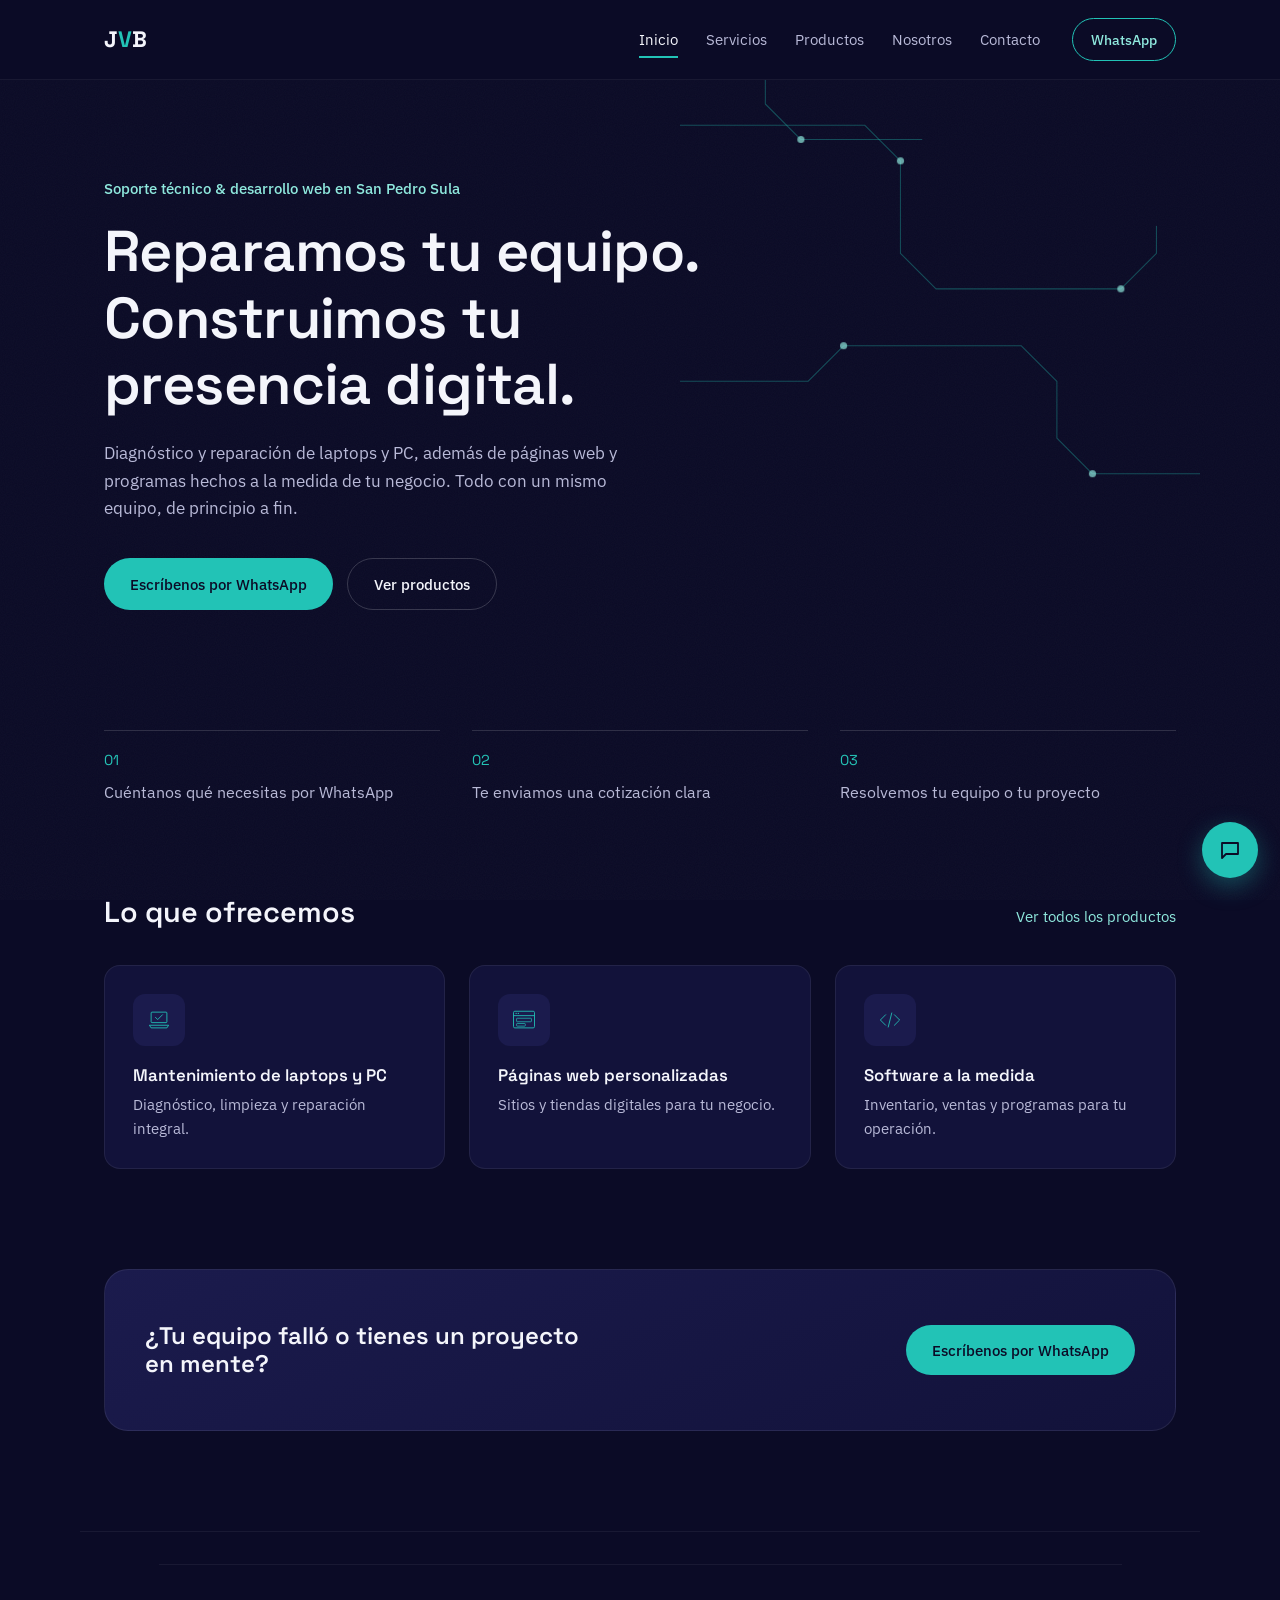
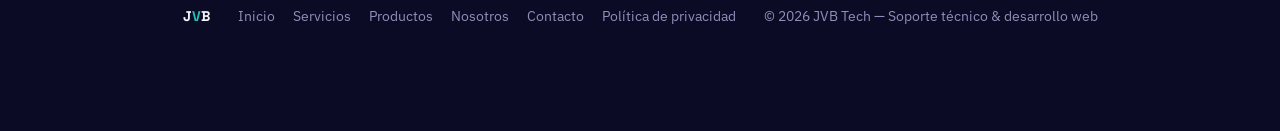
<file: index.html>
<!DOCTYPE html>
<html lang="es">
<head>
<meta charset="UTF-8">
<meta name="viewport" content="width=device-width, initial-scale=1.0">
<title>JVB Tech — Soporte técnico & desarrollo web</title>
<meta name="description" content="Soporte técnico para laptops y PC, y desarrollo de páginas web y software a la medida.">
<link rel="preconnect" href="https://fonts.googleapis.com">
<link rel="preconnect" href="https://fonts.gstatic.com" crossorigin>
<link href="https://fonts.googleapis.com/css2?family=Space+Grotesk:wght@500;600;700&family=IBM+Plex+Sans:wght@400;500;600&display=swap" rel="stylesheet">
<link rel="stylesheet" href="style.css">
</head>
<body>

<div class="grain"></div>

<header class="nav" id="nav">
  <div class="nav__inner">
    <a href="index.html" class="nav__logo"><span class="nav__logo-j">J</span><span class="nav__logo-v">V</span><span class="nav__logo-b">B</span></a>
    <nav class="nav__links" id="navLinks">
      <a href="index.html" class="is-active">Inicio</a>
      <a href="servicios.html">Servicios</a>
      <a href="productos.html">Productos</a>
      <a href="nosotros.html">Nosotros</a>
      <a href="contacto.html">Contacto</a>
    </nav>
    <a class="nav__cta" href="https://wa.me/504XXXXXXXX" target="_blank" rel="noopener">WhatsApp</a>
    <button class="nav__burger" id="burger" aria-label="Abrir menú" aria-expanded="false">
      <span></span><span></span><span></span>
    </button>
  </div>
</header>

<main id="top">

  <section class="hero">
    <svg class="hero__circuit" viewBox="0 0 900 700" fill="none" aria-hidden="true">
      <path class="circuit-line" d="M0 120 H260 L310 170 V300 L360 350 H620 L670 300 V180 L900 180" />
      <path class="circuit-line circuit-line--delay1" d="M0 480 H180 L230 430 H480 L530 480 V560 L580 610 H900" />
      <path class="circuit-line circuit-line--delay2" d="M120 0 V90 L170 140 H340" />
      <circle class="circuit-node" cx="310" cy="170" r="5" />
      <circle class="circuit-node" cx="620" cy="350" r="5" />
      <circle class="circuit-node" cx="230" cy="430" r="5" />
      <circle class="circuit-node" cx="580" cy="610" r="5" />
      <circle class="circuit-node" cx="170" cy="140" r="5" />
    </svg>

    <div class="hero__content">
      <p class="hero__kicker">Soporte técnico &amp; desarrollo web en San Pedro Sula</p>
      <h1 class="hero__title">
        Reparamos tu equipo.<br>
        Construimos tu presencia digital.
      </h1>
      <p class="hero__sub">
        Diagnóstico y reparación de laptops y PC, además de páginas web y programas
        hechos a la medida de tu negocio. Todo con un mismo equipo, de principio a fin.
      </p>
      <div class="hero__actions">
        <a class="btn btn--primary" href="https://wa.me/504XXXXXXXX" target="_blank" rel="noopener">Escríbenos por WhatsApp</a>
        <a class="btn btn--ghost" href="productos.html">Ver productos</a>
      </div>
    </div>
  </section>

  <section class="strip">
    <div class="strip__item">
      <span class="strip__num">01</span>
      <p>Cuéntanos qué necesitas por WhatsApp</p>
    </div>
    <div class="strip__item">
      <span class="strip__num">02</span>
      <p>Te enviamos una cotización clara</p>
    </div>
    <div class="strip__item">
      <span class="strip__num">03</span>
      <p>Resolvemos tu equipo o tu proyecto</p>
    </div>
  </section>

  <section class="preview">
    <div class="preview__head">
      <h2>Lo que ofrecemos</h2>
      <a href="productos.html" class="preview__link">Ver todos los productos</a>
    </div>

    <div class="preview__grid">
      <a class="pcard" href="productos.html#mantenimiento">
        <span class="pcard__art pcard__art--laptop" aria-hidden="true">
          <svg viewBox="0 0 64 64"><rect x="14" y="14" width="36" height="24" rx="2" fill="none" stroke="currentColor" stroke-width="2"/><path d="M10 44 H54 L50 50 H14 Z" fill="none" stroke="currentColor" stroke-width="2" stroke-linejoin="round"/><path d="M24 26 L29 31 L40 20" fill="none" stroke="currentColor" stroke-width="2" stroke-linecap="round" stroke-linejoin="round"/></svg>
        </span>
        <h3>Mantenimiento de laptops y PC</h3>
        <p>Diagnóstico, limpieza y reparación integral.</p>
      </a>
      <a class="pcard" href="productos.html#pagina-web">
        <span class="pcard__art pcard__art--web" aria-hidden="true">
          <svg viewBox="0 0 64 64"><rect x="8" y="12" width="48" height="38" rx="3" fill="none" stroke="currentColor" stroke-width="2"/><path d="M8 22 H56" stroke="currentColor" stroke-width="2"/><circle cx="14" cy="17" r="1.4" fill="currentColor"/><circle cx="19" cy="17" r="1.4" fill="currentColor"/><rect x="15" y="28" width="34" height="8" rx="1.5" fill="none" stroke="currentColor" stroke-width="1.6"/><rect x="15" y="40" width="20" height="6" rx="1.5" fill="none" stroke="currentColor" stroke-width="1.6"/></svg>
        </span>
        <h3>Páginas web personalizadas</h3>
        <p>Sitios y tiendas digitales para tu negocio.</p>
      </a>
      <a class="pcard" href="productos.html#software">
        <span class="pcard__art pcard__art--code" aria-hidden="true">
          <svg viewBox="0 0 64 64"><path d="M22 20 L10 32 L22 44" fill="none" stroke="currentColor" stroke-width="2" stroke-linecap="round" stroke-linejoin="round"/><path d="M42 20 L54 32 L42 44" fill="none" stroke="currentColor" stroke-width="2" stroke-linecap="round" stroke-linejoin="round"/><path d="M36 16 L28 48" fill="none" stroke="currentColor" stroke-width="2" stroke-linecap="round"/></svg>
        </span>
        <h3>Software a la medida</h3>
        <p>Inventario, ventas y programas para tu operación.</p>
      </a>
    </div>
  </section>

  <section class="cta-band">
    <div class="cta-band__inner">
      <h2>¿Tu equipo falló o tienes un proyecto en mente?</h2>
      <a class="btn btn--primary" href="https://wa.me/504XXXXXXXX" target="_blank" rel="noopener">Escríbenos por WhatsApp</a>
    </div>
  </section>

</main>

<footer class="footer">
  <div class="footer__inner">
    <span class="footer__logo"><span class="nav__logo-j">J</span><span class="nav__logo-v">V</span><span class="nav__logo-b">B</span></span>
    <nav class="footer__links">
      <a href="index.html">Inicio</a>
      <a href="servicios.html">Servicios</a>
      <a href="productos.html">Productos</a>
      <a href="nosotros.html">Nosotros</a>
      <a href="contacto.html">Contacto</a>
      <a href="privacidad.html">Política de privacidad</a>
    </nav>
    <p>&copy; <span class="year"></span> JVB Tech — Soporte técnico &amp; desarrollo web</p>
  </div>
</footer>

<div class="assistant" id="assistant">
  <button class="assistant__toggle" id="assistantToggle" aria-label="Abrir asistente" aria-expanded="false">
    <svg viewBox="0 0 24 24" class="assistant__icon-chat" aria-hidden="true"><path d="M4 5 H20 V16 H8 L4 20 Z" fill="none" stroke="currentColor" stroke-width="1.8" stroke-linejoin="round"/></svg>
    <svg viewBox="0 0 24 24" class="assistant__icon-close" aria-hidden="true"><path d="M6 6 L18 18 M18 6 L6 18" stroke="currentColor" stroke-width="1.8" stroke-linecap="round"/></svg>
  </button>
  <div class="assistant__panel" id="assistantPanel" hidden>
    <div class="assistant__header">
      <span>Asistente JVB</span>
      <button class="assistant__close" id="assistantClose" aria-label="Cerrar asistente">&#10005;</button>
    </div>
    <div class="assistant__messages" id="assistantMessages">
      <div class="assistant__msg assistant__msg--bot">Hola, puedo orientarte sobre precios, horarios y servicios. ¿Qué necesitas saber?</div>
    </div>
    <div class="assistant__chips" id="assistantChips">
      <button data-q="precios">Precios</button>
      <button data-q="horarios">Horarios</button>
      <button data-q="servicios">Servicios</button>
      <button data-q="humano">Hablar con alguien</button>
    </div>
    <form class="assistant__form" id="assistantForm">
      <input type="text" id="assistantInput" placeholder="Escribe tu pregunta..." autocomplete="off">
      <button type="submit" aria-label="Enviar">↑</button>
    </form>
  </div>
</div>

<script src="script.js"></script>
</body>
</html>
</file>
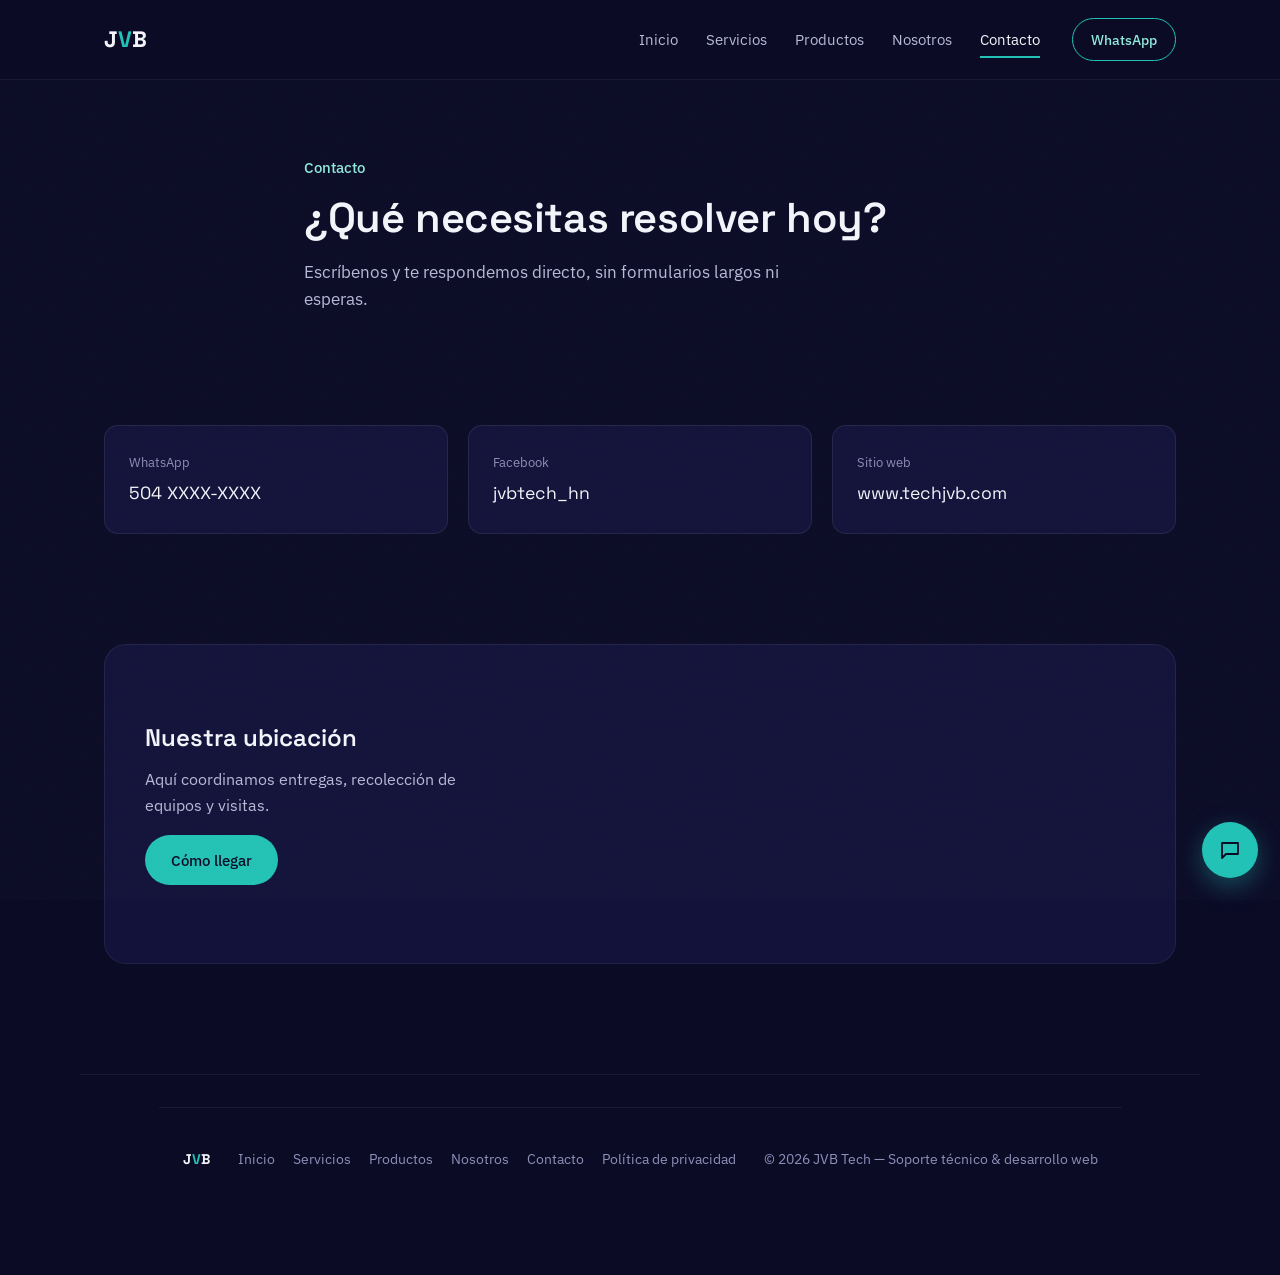
<file: contacto.html>
<!DOCTYPE html>
<html lang="es">
<head>
<meta charset="UTF-8">
<meta name="viewport" content="width=device-width, initial-scale=1.0">
<title>Contacto — JVB Tech</title>
<meta name="description" content="Escríbenos por WhatsApp, Facebook o visita nuestro sitio web.">
<link rel="preconnect" href="https://fonts.googleapis.com">
<link rel="preconnect" href="https://fonts.gstatic.com" crossorigin>
<link href="https://fonts.googleapis.com/css2?family=Space+Grotesk:wght@500;600;700&family=IBM+Plex+Sans:wght@400;500;600&display=swap" rel="stylesheet">
<link rel="stylesheet" href="style.css">
</head>
<body>

<div class="grain"></div>

<header class="nav" id="nav">
  <div class="nav__inner">
    <a href="index.html" class="nav__logo"><span class="nav__logo-j">J</span><span class="nav__logo-v">V</span><span class="nav__logo-b">B</span></a>
    <nav class="nav__links" id="navLinks">
      <a href="index.html">Inicio</a>
      <a href="servicios.html">Servicios</a>
      <a href="productos.html">Productos</a>
      <a href="nosotros.html">Nosotros</a>
      <a href="contacto.html" class="is-active">Contacto</a>
    </nav>
    <a class="nav__cta" href="https://wa.me/504XXXXXXXX" target="_blank" rel="noopener">WhatsApp</a>
    <button class="nav__burger" id="burger" aria-label="Abrir menú" aria-expanded="false">
      <span></span><span></span><span></span>
    </button>
  </div>
</header>

<main>

  <section class="page-header">
    <p class="page-header__kicker">Contacto</p>
    <h1>¿Qué necesitas resolver hoy?</h1>
    <p class="page-header__sub">Escríbenos y te respondemos directo, sin formularios largos ni esperas.</p>
  </section>

  <section class="contact">
    <div class="contact__grid">
      <a class="contact__card" href="https://wa.me/504XXXXXXXX" target="_blank" rel="noopener">
        <span class="contact__label">WhatsApp</span>
        <span class="contact__value">504 XXXX-XXXX</span>
      </a>
      <a class="contact__card" href="https://facebook.com/jvbtech_hn" target="_blank" rel="noopener">
        <span class="contact__label">Facebook</span>
        <span class="contact__value">jvbtech_hn</span>
      </a>
      <a class="contact__card" href="https://www.techjvb.com" target="_blank" rel="noopener">
        <span class="contact__label">Sitio web</span>
        <span class="contact__value">www.techjvb.com</span>
      </a>
    </div>
  </section>

  <section class="location">
    <div class="location__panel">
      <div class="location__info">
        <h2>Nuestra ubicación</h2>
        <p>Aquí coordinamos entregas, recolección de equipos y visitas.</p>
        <a class="btn btn--primary" href="https://www.google.com/maps/dir/?api=1&destination=15.454134,-87.963656" target="_blank" rel="noopener">Cómo llegar</a>
      </div>
      <div class="location__map">
        <iframe src="https://maps.google.com/maps?q=15.454134,-87.963656&z=15&output=embed" title="Ubicación de JVB Tech" loading="lazy" referrerpolicy="no-referrer-when-downgrade"></iframe>
      </div>
    </div>
  </section>

</main>

<footer class="footer">
  <div class="footer__inner">
    <span class="footer__logo"><span class="nav__logo-j">J</span><span class="nav__logo-v">V</span><span class="nav__logo-b">B</span></span>
    <nav class="footer__links">
      <a href="index.html">Inicio</a>
      <a href="servicios.html">Servicios</a>
      <a href="productos.html">Productos</a>
      <a href="nosotros.html">Nosotros</a>
      <a href="contacto.html">Contacto</a>
      <a href="privacidad.html">Política de privacidad</a>
    </nav>
    <p>&copy; <span class="year"></span> JVB Tech — Soporte técnico &amp; desarrollo web</p>
  </div>
</footer>

<div class="assistant" id="assistant">
  <button class="assistant__toggle" id="assistantToggle" aria-label="Abrir asistente" aria-expanded="false">
    <svg viewBox="0 0 24 24" class="assistant__icon-chat" aria-hidden="true"><path d="M4 5 H20 V16 H8 L4 20 Z" fill="none" stroke="currentColor" stroke-width="1.8" stroke-linejoin="round"/></svg>
    <svg viewBox="0 0 24 24" class="assistant__icon-close" aria-hidden="true"><path d="M6 6 L18 18 M18 6 L6 18" stroke="currentColor" stroke-width="1.8" stroke-linecap="round"/></svg>
  </button>
  <div class="assistant__panel" id="assistantPanel" hidden>
    <div class="assistant__header"><span>Asistente JVB</span><button class="assistant__close" id="assistantClose" aria-label="Cerrar asistente">&#10005;</button></div>
    <div class="assistant__messages" id="assistantMessages">
      <div class="assistant__msg assistant__msg--bot">Hola, puedo orientarte sobre precios, horarios y servicios. ¿Qué necesitas saber?</div>
    </div>
    <div class="assistant__chips" id="assistantChips">
      <button data-q="precios">Precios</button>
      <button data-q="horarios">Horarios</button>
      <button data-q="servicios">Servicios</button>
      <button data-q="humano">Hablar con alguien</button>
    </div>
    <form class="assistant__form" id="assistantForm">
      <input type="text" id="assistantInput" placeholder="Escribe tu pregunta..." autocomplete="off">
      <button type="submit" aria-label="Enviar">↑</button>
    </form>
  </div>
</div>

<script src="script.js"></script>
</body>
</html>
</file>
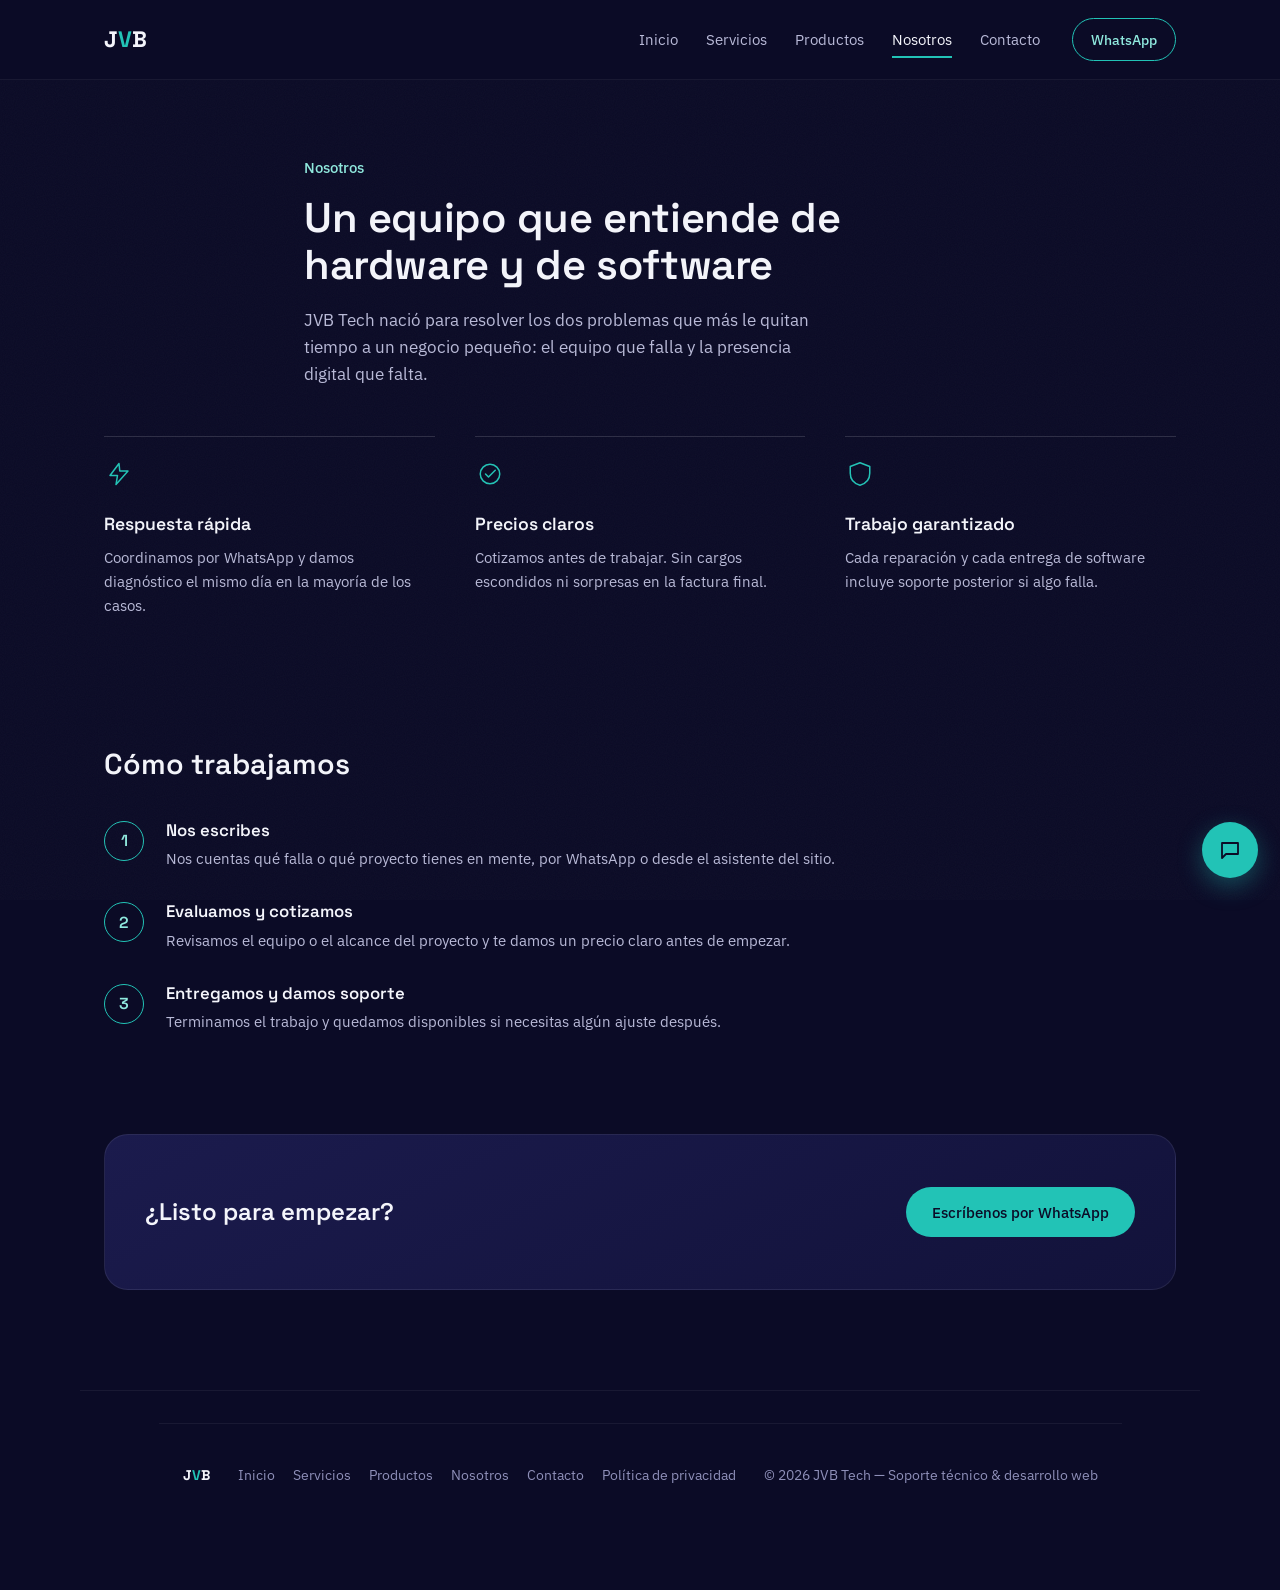
<file: nosotros.html>
<!DOCTYPE html>
<html lang="es">
<head>
<meta charset="UTF-8">
<meta name="viewport" content="width=device-width, initial-scale=1.0">
<title>Nosotros — JVB Tech</title>
<meta name="description" content="Conoce al equipo detrás de JVB Tech y cómo trabajamos.">
<link rel="preconnect" href="https://fonts.googleapis.com">
<link rel="preconnect" href="https://fonts.gstatic.com" crossorigin>
<link href="https://fonts.googleapis.com/css2?family=Space+Grotesk:wght@500;600;700&family=IBM+Plex+Sans:wght@400;500;600&display=swap" rel="stylesheet">
<link rel="stylesheet" href="style.css">
</head>
<body>

<div class="grain"></div>

<header class="nav" id="nav">
  <div class="nav__inner">
    <a href="index.html" class="nav__logo"><span class="nav__logo-j">J</span><span class="nav__logo-v">V</span><span class="nav__logo-b">B</span></a>
    <nav class="nav__links" id="navLinks">
      <a href="index.html">Inicio</a>
      <a href="servicios.html">Servicios</a>
      <a href="productos.html">Productos</a>
      <a href="nosotros.html" class="is-active">Nosotros</a>
      <a href="contacto.html">Contacto</a>
    </nav>
    <a class="nav__cta" href="https://wa.me/504XXXXXXXX" target="_blank" rel="noopener">WhatsApp</a>
    <button class="nav__burger" id="burger" aria-label="Abrir menú" aria-expanded="false">
      <span></span><span></span><span></span>
    </button>
  </div>
</header>

<main>

  <section class="page-header">
    <p class="page-header__kicker">Nosotros</p>
    <h1>Un equipo que entiende de hardware y de software</h1>
    <p class="page-header__sub">JVB Tech nació para resolver los dos problemas que más le quitan tiempo a un negocio pequeño: el equipo que falla y la presencia digital que falta.</p>
  </section>

  <section class="values">
    <div class="values__item">
      <svg viewBox="0 0 40 40" class="values__icon" aria-hidden="true"><path d="M20 6 L8 22 H18 L16 34 L32 16 H21 Z" fill="none" stroke="currentColor" stroke-width="2" stroke-linejoin="round"/></svg>
      <h3>Respuesta rápida</h3>
      <p>Coordinamos por WhatsApp y damos diagnóstico el mismo día en la mayoría de los casos.</p>
    </div>
    <div class="values__item">
      <svg viewBox="0 0 40 40" class="values__icon" aria-hidden="true"><circle cx="20" cy="20" r="13" fill="none" stroke="currentColor" stroke-width="2"/><path d="M14 20 L18 24 L27 15" fill="none" stroke="currentColor" stroke-width="2" stroke-linecap="round" stroke-linejoin="round"/></svg>
      <h3>Precios claros</h3>
      <p>Cotizamos antes de trabajar. Sin cargos escondidos ni sorpresas en la factura final.</p>
    </div>
    <div class="values__item">
      <svg viewBox="0 0 40 40" class="values__icon" aria-hidden="true"><path d="M20 5 L33 10 V19 C33 28 27 33 20 35 C13 33 7 28 7 19 V10 Z" fill="none" stroke="currentColor" stroke-width="2" stroke-linejoin="round"/></svg>
      <h3>Trabajo garantizado</h3>
      <p>Cada reparación y cada entrega de software incluye soporte posterior si algo falla.</p>
    </div>
  </section>

  <section class="process">
    <h2>Cómo trabajamos</h2>
    <ol class="process__list">
      <li>
        <span class="process__num">1</span>
        <div>
          <h3>Nos escribes</h3>
          <p>Nos cuentas qué falla o qué proyecto tienes en mente, por WhatsApp o desde el asistente del sitio.</p>
        </div>
      </li>
      <li>
        <span class="process__num">2</span>
        <div>
          <h3>Evaluamos y cotizamos</h3>
          <p>Revisamos el equipo o el alcance del proyecto y te damos un precio claro antes de empezar.</p>
        </div>
      </li>
      <li>
        <span class="process__num">3</span>
        <div>
          <h3>Entregamos y damos soporte</h3>
          <p>Terminamos el trabajo y quedamos disponibles si necesitas algún ajuste después.</p>
        </div>
      </li>
    </ol>
  </section>

  <section class="cta-band">
    <div class="cta-band__inner">
      <h2>¿Listo para empezar?</h2>
      <a class="btn btn--primary" href="https://wa.me/504XXXXXXXX" target="_blank" rel="noopener">Escríbenos por WhatsApp</a>
    </div>
  </section>

</main>

<footer class="footer">
  <div class="footer__inner">
    <span class="footer__logo"><span class="nav__logo-j">J</span><span class="nav__logo-v">V</span><span class="nav__logo-b">B</span></span>
    <nav class="footer__links">
      <a href="index.html">Inicio</a>
      <a href="servicios.html">Servicios</a>
      <a href="productos.html">Productos</a>
      <a href="nosotros.html">Nosotros</a>
      <a href="contacto.html">Contacto</a>
      <a href="privacidad.html">Política de privacidad</a>
    </nav>
    <p>&copy; <span class="year"></span> JVB Tech — Soporte técnico &amp; desarrollo web</p>
  </div>
</footer>

<div class="assistant" id="assistant">
  <button class="assistant__toggle" id="assistantToggle" aria-label="Abrir asistente" aria-expanded="false">
    <svg viewBox="0 0 24 24" class="assistant__icon-chat" aria-hidden="true"><path d="M4 5 H20 V16 H8 L4 20 Z" fill="none" stroke="currentColor" stroke-width="1.8" stroke-linejoin="round"/></svg>
    <svg viewBox="0 0 24 24" class="assistant__icon-close" aria-hidden="true"><path d="M6 6 L18 18 M18 6 L6 18" stroke="currentColor" stroke-width="1.8" stroke-linecap="round"/></svg>
  </button>
  <div class="assistant__panel" id="assistantPanel" hidden>
    <div class="assistant__header"><span>Asistente JVB</span><button class="assistant__close" id="assistantClose" aria-label="Cerrar asistente">&#10005;</button></div>
    <div class="assistant__messages" id="assistantMessages">
      <div class="assistant__msg assistant__msg--bot">Hola, puedo orientarte sobre precios, horarios y servicios. ¿Qué necesitas saber?</div>
    </div>
    <div class="assistant__chips" id="assistantChips">
      <button data-q="precios">Precios</button>
      <button data-q="horarios">Horarios</button>
      <button data-q="servicios">Servicios</button>
      <button data-q="humano">Hablar con alguien</button>
    </div>
    <form class="assistant__form" id="assistantForm">
      <input type="text" id="assistantInput" placeholder="Escribe tu pregunta..." autocomplete="off">
      <button type="submit" aria-label="Enviar">↑</button>
    </form>
  </div>
</div>

<script src="script.js"></script>
</body>
</html>
</file>
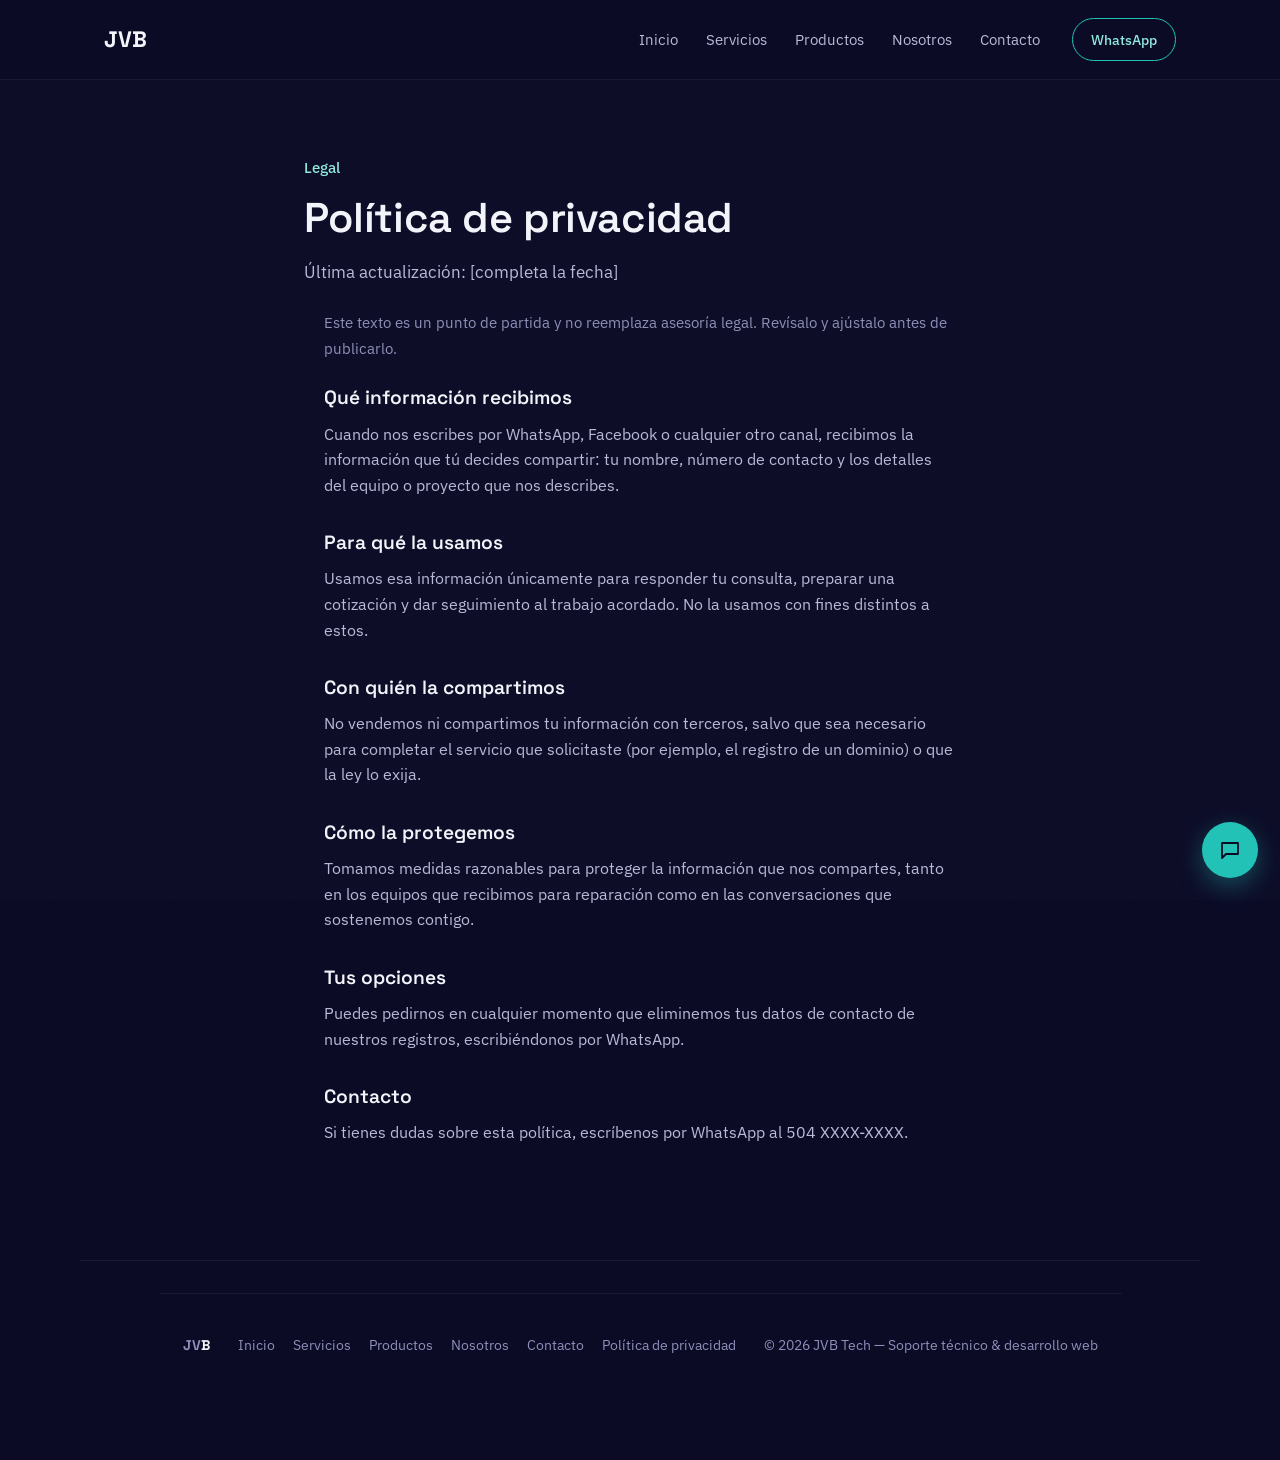
<file: privacidad.html>
<!DOCTYPE html>
<html lang="es">
<head>
<meta charset="UTF-8">
<meta name="viewport" content="width=device-width, initial-scale=1.0">
<title>Política de privacidad — JVB Tech</title>
<meta name="description" content="Política de privacidad de JVB Tech.">
<link rel="preconnect" href="https://fonts.googleapis.com">
<link rel="preconnect" href="https://fonts.gstatic.com" crossorigin>
<link href="https://fonts.googleapis.com/css2?family=Space+Grotesk:wght@500;600;700&family=IBM+Plex+Sans:wght@400;500;600&display=swap" rel="stylesheet">
<link rel="stylesheet" href="style.css">
</head>
<body>

<div class="grain"></div>

<header class="nav" id="nav">
  <div class="nav__inner">
    <a href="index.html" class="nav__logo"><span class="nav__logo-jv">JV</span><span class="nav__logo-b">B</span></a>
    <nav class="nav__links" id="navLinks">
      <a href="index.html">Inicio</a>
      <a href="servicios.html">Servicios</a>
      <a href="productos.html">Productos</a>
      <a href="nosotros.html">Nosotros</a>
      <a href="contacto.html">Contacto</a>
    </nav>
    <a class="nav__cta" href="https://wa.me/504XXXXXXXX" target="_blank" rel="noopener">WhatsApp</a>
    <button class="nav__burger" id="burger" aria-label="Abrir menú" aria-expanded="false">
      <span></span><span></span><span></span>
    </button>
  </div>
</header>

<main>

  <section class="page-header page-header--tight">
    <p class="page-header__kicker">Legal</p>
    <h1>Política de privacidad</h1>
    <p class="page-header__sub">Última actualización: [completa la fecha]</p>
  </section>

  <section class="legal">
    <p><em>Este texto es un punto de partida y no reemplaza asesoría legal. Revísalo y ajústalo antes de publicarlo.</em></p>

    <h2>Qué información recibimos</h2>
    <p>Cuando nos escribes por WhatsApp, Facebook o cualquier otro canal, recibimos la información que tú decides compartir: tu nombre, número de contacto y los detalles del equipo o proyecto que nos describes.</p>

    <h2>Para qué la usamos</h2>
    <p>Usamos esa información únicamente para responder tu consulta, preparar una cotización y dar seguimiento al trabajo acordado. No la usamos con fines distintos a estos.</p>

    <h2>Con quién la compartimos</h2>
    <p>No vendemos ni compartimos tu información con terceros, salvo que sea necesario para completar el servicio que solicitaste (por ejemplo, el registro de un dominio) o que la ley lo exija.</p>

    <h2>Cómo la protegemos</h2>
    <p>Tomamos medidas razonables para proteger la información que nos compartes, tanto en los equipos que recibimos para reparación como en las conversaciones que sostenemos contigo.</p>

    <h2>Tus opciones</h2>
    <p>Puedes pedirnos en cualquier momento que eliminemos tus datos de contacto de nuestros registros, escribiéndonos por WhatsApp.</p>

    <h2>Contacto</h2>
    <p>Si tienes dudas sobre esta política, escríbenos por WhatsApp al 504 XXXX-XXXX.</p>
  </section>

</main>

<footer class="footer">
  <div class="footer__inner">
    <span class="footer__logo"><span class="nav__logo-jv">JV</span><span class="nav__logo-b">B</span></span>
    <nav class="footer__links">
      <a href="index.html">Inicio</a>
      <a href="servicios.html">Servicios</a>
      <a href="productos.html">Productos</a>
      <a href="nosotros.html">Nosotros</a>
      <a href="contacto.html">Contacto</a>
      <a href="privacidad.html">Política de privacidad</a>
    </nav>
    <p>&copy; <span class="year"></span> JVB Tech — Soporte técnico &amp; desarrollo web</p>
  </div>
</footer>

<div class="assistant" id="assistant">
  <button class="assistant__toggle" id="assistantToggle" aria-label="Abrir asistente" aria-expanded="false">
    <svg viewBox="0 0 24 24" class="assistant__icon-chat" aria-hidden="true"><path d="M4 5 H20 V16 H8 L4 20 Z" fill="none" stroke="currentColor" stroke-width="1.8" stroke-linejoin="round"/></svg>
    <svg viewBox="0 0 24 24" class="assistant__icon-close" aria-hidden="true"><path d="M6 6 L18 18 M18 6 L6 18" stroke="currentColor" stroke-width="1.8" stroke-linecap="round"/></svg>
  </button>
  <div class="assistant__panel" id="assistantPanel" hidden>
    <div class="assistant__header"><span>Asistente JVB</span></div>
    <div class="assistant__messages" id="assistantMessages">
      <div class="assistant__msg assistant__msg--bot">Hola, puedo orientarte sobre precios, horarios y servicios. ¿Qué necesitas saber?</div>
    </div>
    <div class="assistant__chips" id="assistantChips">
      <button data-q="precios">Precios</button>
      <button data-q="horarios">Horarios</button>
      <button data-q="servicios">Servicios</button>
      <button data-q="humano">Hablar con alguien</button>
    </div>
    <form class="assistant__form" id="assistantForm">
      <input type="text" id="assistantInput" placeholder="Escribe tu pregunta..." autocomplete="off">
      <button type="submit" aria-label="Enviar">↑</button>
    </form>
  </div>
</div>

<script src="script.js"></script>
</body>
</html>
</file>
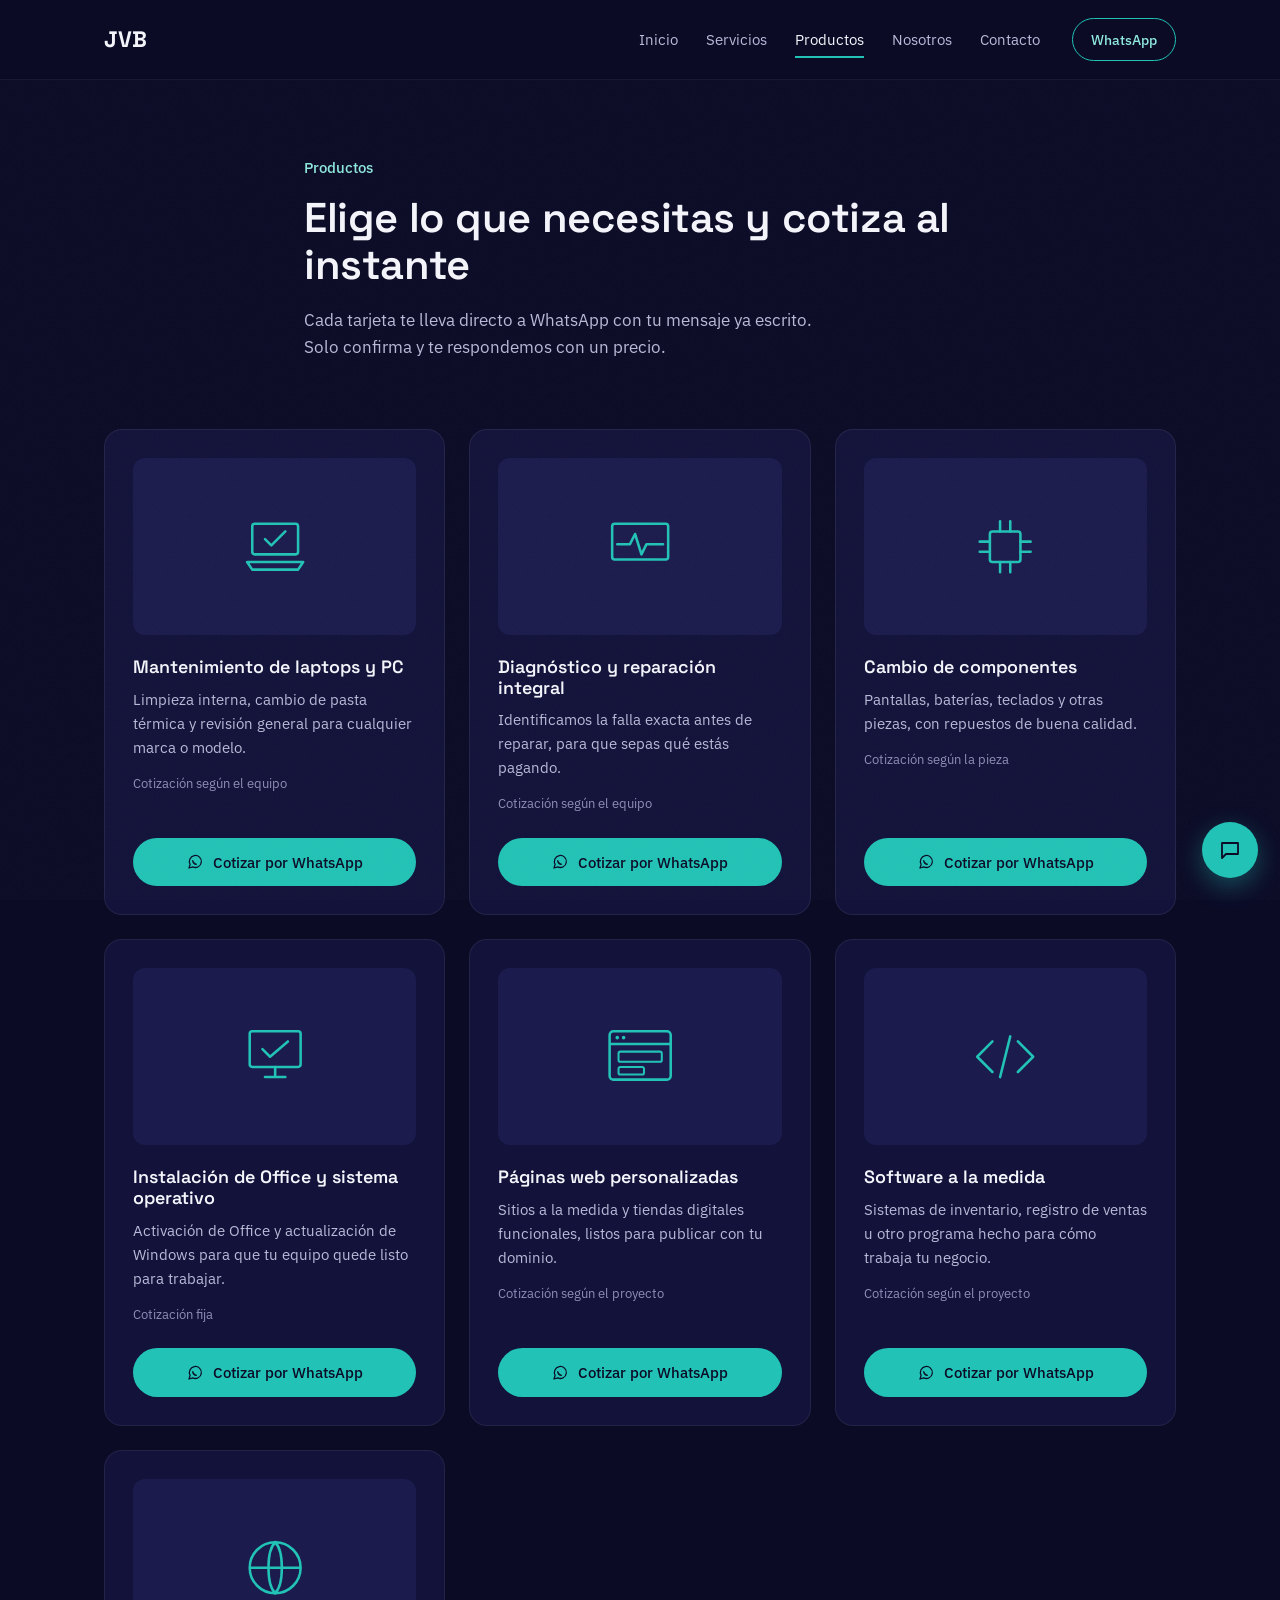
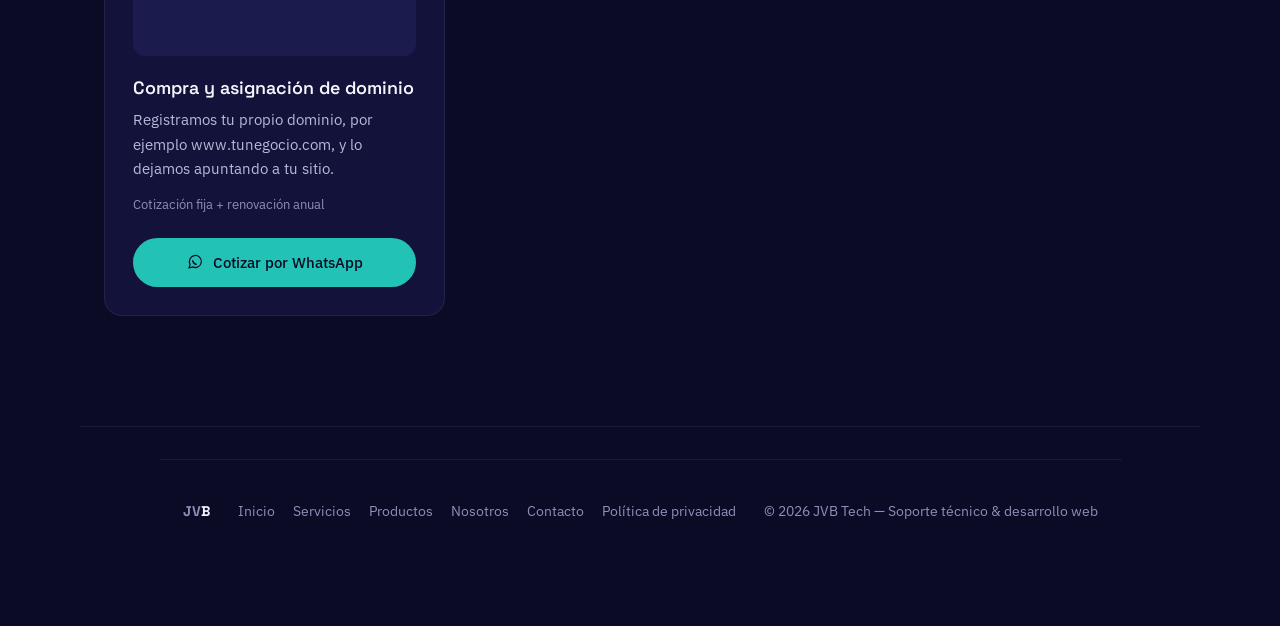
<file: productos.html>
<!DOCTYPE html>
<html lang="es">
<head>
<meta charset="UTF-8">
<meta name="viewport" content="width=device-width, initial-scale=1.0">
<title>Productos — JVB Tech</title>
<meta name="description" content="Catálogo de servicios de soporte técnico y desarrollo web de JVB Tech, con cotización directa por WhatsApp.">
<link rel="preconnect" href="https://fonts.googleapis.com">
<link rel="preconnect" href="https://fonts.gstatic.com" crossorigin>
<link href="https://fonts.googleapis.com/css2?family=Space+Grotesk:wght@500;600;700&family=IBM+Plex+Sans:wght@400;500;600&display=swap" rel="stylesheet">
<link rel="stylesheet" href="style.css">
</head>
<body>

<div class="grain"></div>

<header class="nav" id="nav">
  <div class="nav__inner">
    <a href="index.html" class="nav__logo"><span class="nav__logo-jv">JV</span><span class="nav__logo-b">B</span></a>
    <nav class="nav__links" id="navLinks">
      <a href="index.html">Inicio</a>
      <a href="servicios.html">Servicios</a>
      <a href="productos.html" class="is-active">Productos</a>
      <a href="nosotros.html">Nosotros</a>
      <a href="contacto.html">Contacto</a>
    </nav>
    <a class="nav__cta" href="https://wa.me/504XXXXXXXX" target="_blank" rel="noopener">WhatsApp</a>
    <button class="nav__burger" id="burger" aria-label="Abrir menú" aria-expanded="false">
      <span></span><span></span><span></span>
    </button>
  </div>
</header>

<main>

  <section class="page-header">
    <p class="page-header__kicker">Productos</p>
    <h1>Elige lo que necesitas y cotiza al instante</h1>
    <p class="page-header__sub">Cada tarjeta te lleva directo a WhatsApp con tu mensaje ya escrito. Solo confirma y te respondemos con un precio.</p>
  </section>

  <section class="catalog">

    <article class="product" id="mantenimiento">
      <span class="product__art" aria-hidden="true">
        <svg viewBox="0 0 64 64"><rect x="14" y="14" width="36" height="24" rx="2" fill="none" stroke="currentColor" stroke-width="2"/><path d="M10 44 H54 L50 50 H14 Z" fill="none" stroke="currentColor" stroke-width="2" stroke-linejoin="round"/><path d="M24 26 L29 31 L40 20" fill="none" stroke="currentColor" stroke-width="2" stroke-linecap="round" stroke-linejoin="round"/></svg>
      </span>
      <div class="product__body">
        <h3>Mantenimiento de laptops y PC</h3>
        <p>Limpieza interna, cambio de pasta térmica y revisión general para cualquier marca o modelo.</p>
        <span class="product__note">Cotización según el equipo</span>
      </div>
      <a class="btn btn--wa" href="https://wa.me/504XXXXXXXX?text=Hola%2C%20quiero%20cotizar%3A%20Mantenimiento%20de%20laptop%20o%20PC" target="_blank" rel="noopener">
        <svg viewBox="0 0 24 24" class="btn__wa-icon" aria-hidden="true"><path d="M4 20 L5.5 15.2 A8 8 0 1 1 9 18.5 Z" fill="none" stroke="currentColor" stroke-width="1.7" stroke-linejoin="round"/><path d="M9 10.3 C9 12.8 11.2 15 13.7 15" stroke="currentColor" stroke-width="1.7" stroke-linecap="round"/></svg>
        Cotizar por WhatsApp
      </a>
    </article>

    <article class="product" id="diagnostico">
      <span class="product__art" aria-hidden="true">
        <svg viewBox="0 0 64 64"><rect x="10" y="14" width="44" height="28" rx="2" fill="none" stroke="currentColor" stroke-width="2"/><path d="M14 30 H24 L28 22 L33 38 L37 30 H50" fill="none" stroke="currentColor" stroke-width="2" stroke-linecap="round" stroke-linejoin="round"/></svg>
      </span>
      <div class="product__body">
        <h3>Diagnóstico y reparación integral</h3>
        <p>Identificamos la falla exacta antes de reparar, para que sepas qué estás pagando.</p>
        <span class="product__note">Cotización según el equipo</span>
      </div>
      <a class="btn btn--wa" href="https://wa.me/504XXXXXXXX?text=Hola%2C%20quiero%20cotizar%3A%20Diagn%C3%B3stico%20y%20reparaci%C3%B3n%20integral" target="_blank" rel="noopener">
        <svg viewBox="0 0 24 24" class="btn__wa-icon" aria-hidden="true"><path d="M4 20 L5.5 15.2 A8 8 0 1 1 9 18.5 Z" fill="none" stroke="currentColor" stroke-width="1.7" stroke-linejoin="round"/><path d="M9 10.3 C9 12.8 11.2 15 13.7 15" stroke="currentColor" stroke-width="1.7" stroke-linecap="round"/></svg>
        Cotizar por WhatsApp
      </a>
    </article>

    <article class="product" id="componentes">
      <span class="product__art" aria-hidden="true">
        <svg viewBox="0 0 64 64"><rect x="20" y="20" width="24" height="24" rx="2" fill="none" stroke="currentColor" stroke-width="2"/><path d="M28 20 V12 M36 20 V12 M28 44 V52 M36 44 V52 M20 28 H12 M20 36 H12 M44 28 H52 M44 36 H52" stroke="currentColor" stroke-width="2" stroke-linecap="round"/></svg>
      </span>
      <div class="product__body">
        <h3>Cambio de componentes</h3>
        <p>Pantallas, baterías, teclados y otras piezas, con repuestos de buena calidad.</p>
        <span class="product__note">Cotización según la pieza</span>
      </div>
      <a class="btn btn--wa" href="https://wa.me/504XXXXXXXX?text=Hola%2C%20quiero%20cotizar%3A%20Cambio%20de%20componentes" target="_blank" rel="noopener">
        <svg viewBox="0 0 24 24" class="btn__wa-icon" aria-hidden="true"><path d="M4 20 L5.5 15.2 A8 8 0 1 1 9 18.5 Z" fill="none" stroke="currentColor" stroke-width="1.7" stroke-linejoin="round"/><path d="M9 10.3 C9 12.8 11.2 15 13.7 15" stroke="currentColor" stroke-width="1.7" stroke-linecap="round"/></svg>
        Cotizar por WhatsApp
      </a>
    </article>

    <article class="product" id="office">
      <span class="product__art" aria-hidden="true">
        <svg viewBox="0 0 64 64"><rect x="12" y="12" width="40" height="28" rx="2" fill="none" stroke="currentColor" stroke-width="2"/><path d="M24 48 H40 M32 40 V48" stroke="currentColor" stroke-width="2" stroke-linecap="round"/><path d="M22 26 L28 32 L42 20" fill="none" stroke="currentColor" stroke-width="2" stroke-linecap="round" stroke-linejoin="round"/></svg>
      </span>
      <div class="product__body">
        <h3>Instalación de Office y sistema operativo</h3>
        <p>Activación de Office y actualización de Windows para que tu equipo quede listo para trabajar.</p>
        <span class="product__note">Cotización fija</span>
      </div>
      <a class="btn btn--wa" href="https://wa.me/504XXXXXXXX?text=Hola%2C%20quiero%20cotizar%3A%20Instalaci%C3%B3n%20de%20Office%20y%20sistema%20operativo" target="_blank" rel="noopener">
        <svg viewBox="0 0 24 24" class="btn__wa-icon" aria-hidden="true"><path d="M4 20 L5.5 15.2 A8 8 0 1 1 9 18.5 Z" fill="none" stroke="currentColor" stroke-width="1.7" stroke-linejoin="round"/><path d="M9 10.3 C9 12.8 11.2 15 13.7 15" stroke="currentColor" stroke-width="1.7" stroke-linecap="round"/></svg>
        Cotizar por WhatsApp
      </a>
    </article>

    <article class="product" id="pagina-web">
      <span class="product__art" aria-hidden="true">
        <svg viewBox="0 0 64 64"><rect x="8" y="12" width="48" height="38" rx="3" fill="none" stroke="currentColor" stroke-width="2"/><path d="M8 22 H56" stroke="currentColor" stroke-width="2"/><circle cx="14" cy="17" r="1.4" fill="currentColor"/><circle cx="19" cy="17" r="1.4" fill="currentColor"/><rect x="15" y="28" width="34" height="8" rx="1.5" fill="none" stroke="currentColor" stroke-width="1.6"/><rect x="15" y="40" width="20" height="6" rx="1.5" fill="none" stroke="currentColor" stroke-width="1.6"/></svg>
      </span>
      <div class="product__body">
        <h3>Páginas web personalizadas</h3>
        <p>Sitios a la medida y tiendas digitales funcionales, listos para publicar con tu dominio.</p>
        <span class="product__note">Cotización según el proyecto</span>
      </div>
      <a class="btn btn--wa" href="https://wa.me/504XXXXXXXX?text=Hola%2C%20quiero%20cotizar%3A%20P%C3%A1gina%20web%20personalizada" target="_blank" rel="noopener">
        <svg viewBox="0 0 24 24" class="btn__wa-icon" aria-hidden="true"><path d="M4 20 L5.5 15.2 A8 8 0 1 1 9 18.5 Z" fill="none" stroke="currentColor" stroke-width="1.7" stroke-linejoin="round"/><path d="M9 10.3 C9 12.8 11.2 15 13.7 15" stroke="currentColor" stroke-width="1.7" stroke-linecap="round"/></svg>
        Cotizar por WhatsApp
      </a>
    </article>

    <article class="product" id="software">
      <span class="product__art" aria-hidden="true">
        <svg viewBox="0 0 64 64"><path d="M22 20 L10 32 L22 44" fill="none" stroke="currentColor" stroke-width="2" stroke-linecap="round" stroke-linejoin="round"/><path d="M42 20 L54 32 L42 44" fill="none" stroke="currentColor" stroke-width="2" stroke-linecap="round" stroke-linejoin="round"/><path d="M36 16 L28 48" fill="none" stroke="currentColor" stroke-width="2" stroke-linecap="round"/></svg>
      </span>
      <div class="product__body">
        <h3>Software a la medida</h3>
        <p>Sistemas de inventario, registro de ventas u otro programa hecho para cómo trabaja tu negocio.</p>
        <span class="product__note">Cotización según el proyecto</span>
      </div>
      <a class="btn btn--wa" href="https://wa.me/504XXXXXXXX?text=Hola%2C%20quiero%20cotizar%3A%20Software%20a%20la%20medida" target="_blank" rel="noopener">
        <svg viewBox="0 0 24 24" class="btn__wa-icon" aria-hidden="true"><path d="M4 20 L5.5 15.2 A8 8 0 1 1 9 18.5 Z" fill="none" stroke="currentColor" stroke-width="1.7" stroke-linejoin="round"/><path d="M9 10.3 C9 12.8 11.2 15 13.7 15" stroke="currentColor" stroke-width="1.7" stroke-linecap="round"/></svg>
        Cotizar por WhatsApp
      </a>
    </article>

    <article class="product" id="dominio">
      <span class="product__art" aria-hidden="true">
        <svg viewBox="0 0 64 64"><circle cx="32" cy="32" r="20" fill="none" stroke="currentColor" stroke-width="2"/><path d="M12 32 H52 M32 12 C39 19 39 45 32 52 C25 45 25 19 32 12 Z" fill="none" stroke="currentColor" stroke-width="2"/></svg>
      </span>
      <div class="product__body">
        <h3>Compra y asignación de dominio</h3>
        <p>Registramos tu propio dominio, por ejemplo www.tunegocio.com, y lo dejamos apuntando a tu sitio.</p>
        <span class="product__note">Cotización fija + renovación anual</span>
      </div>
      <a class="btn btn--wa" href="https://wa.me/504XXXXXXXX?text=Hola%2C%20quiero%20cotizar%3A%20Compra%20de%20dominio" target="_blank" rel="noopener">
        <svg viewBox="0 0 24 24" class="btn__wa-icon" aria-hidden="true"><path d="M4 20 L5.5 15.2 A8 8 0 1 1 9 18.5 Z" fill="none" stroke="currentColor" stroke-width="1.7" stroke-linejoin="round"/><path d="M9 10.3 C9 12.8 11.2 15 13.7 15" stroke="currentColor" stroke-width="1.7" stroke-linecap="round"/></svg>
        Cotizar por WhatsApp
      </a>
    </article>

  </section>

</main>

<footer class="footer">
  <div class="footer__inner">
    <span class="footer__logo"><span class="nav__logo-jv">JV</span><span class="nav__logo-b">B</span></span>
    <nav class="footer__links">
      <a href="index.html">Inicio</a>
      <a href="servicios.html">Servicios</a>
      <a href="productos.html">Productos</a>
      <a href="nosotros.html">Nosotros</a>
      <a href="contacto.html">Contacto</a>
      <a href="privacidad.html">Política de privacidad</a>
    </nav>
    <p>&copy; <span class="year"></span> JVB Tech — Soporte técnico &amp; desarrollo web</p>
  </div>
</footer>

<div class="assistant" id="assistant">
  <button class="assistant__toggle" id="assistantToggle" aria-label="Abrir asistente" aria-expanded="false">
    <svg viewBox="0 0 24 24" class="assistant__icon-chat" aria-hidden="true"><path d="M4 5 H20 V16 H8 L4 20 Z" fill="none" stroke="currentColor" stroke-width="1.8" stroke-linejoin="round"/></svg>
    <svg viewBox="0 0 24 24" class="assistant__icon-close" aria-hidden="true"><path d="M6 6 L18 18 M18 6 L6 18" stroke="currentColor" stroke-width="1.8" stroke-linecap="round"/></svg>
  </button>
  <div class="assistant__panel" id="assistantPanel" hidden>
    <div class="assistant__header"><span>Asistente JVB</span></div>
    <div class="assistant__messages" id="assistantMessages">
      <div class="assistant__msg assistant__msg--bot">Hola, puedo orientarte sobre precios, horarios y servicios. ¿Qué necesitas saber?</div>
    </div>
    <div class="assistant__chips" id="assistantChips">
      <button data-q="precios">Precios</button>
      <button data-q="horarios">Horarios</button>
      <button data-q="servicios">Servicios</button>
      <button data-q="humano">Hablar con alguien</button>
    </div>
    <form class="assistant__form" id="assistantForm">
      <input type="text" id="assistantInput" placeholder="Escribe tu pregunta..." autocomplete="off">
      <button type="submit" aria-label="Enviar">↑</button>
    </form>
  </div>
</div>

<script src="script.js"></script>
</body>
</html>
</file>
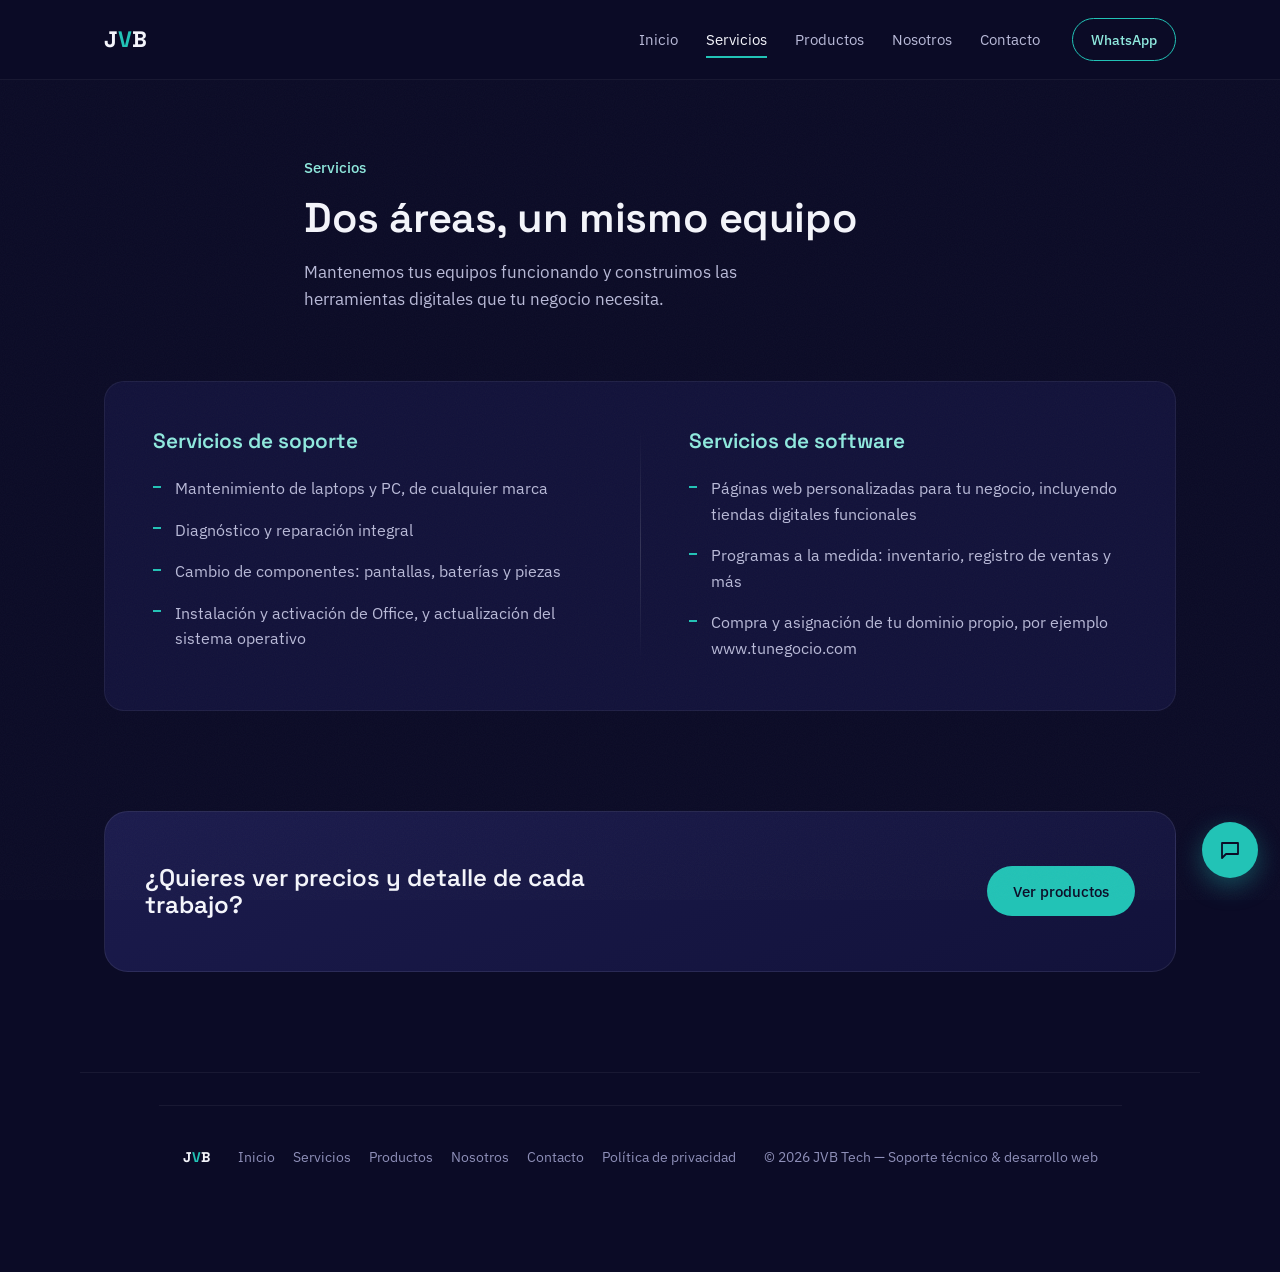
<file: servicios.html>
<!DOCTYPE html>
<html lang="es">
<head>
<meta charset="UTF-8">
<meta name="viewport" content="width=device-width, initial-scale=1.0">
<title>Servicios — JVB Tech</title>
<meta name="description" content="Áreas de trabajo de JVB Tech: soporte técnico de equipos y desarrollo de software.">
<link rel="preconnect" href="https://fonts.googleapis.com">
<link rel="preconnect" href="https://fonts.gstatic.com" crossorigin>
<link href="https://fonts.googleapis.com/css2?family=Space+Grotesk:wght@500;600;700&family=IBM+Plex+Sans:wght@400;500;600&display=swap" rel="stylesheet">
<link rel="stylesheet" href="style.css">
</head>
<body>

<div class="grain"></div>

<header class="nav" id="nav">
  <div class="nav__inner">
    <a href="index.html" class="nav__logo"><span class="nav__logo-j">J</span><span class="nav__logo-v">V</span><span class="nav__logo-b">B</span></a>
    <nav class="nav__links" id="navLinks">
      <a href="index.html">Inicio</a>
      <a href="servicios.html" class="is-active">Servicios</a>
      <a href="productos.html">Productos</a>
      <a href="nosotros.html">Nosotros</a>
      <a href="contacto.html">Contacto</a>
    </nav>
    <a class="nav__cta" href="https://wa.me/504XXXXXXXX" target="_blank" rel="noopener">WhatsApp</a>
    <button class="nav__burger" id="burger" aria-label="Abrir menú" aria-expanded="false">
      <span></span><span></span><span></span>
    </button>
  </div>
</header>

<main>

  <section class="page-header">
    <p class="page-header__kicker">Servicios</p>
    <h1>Dos áreas, un mismo equipo</h1>
    <p class="page-header__sub">Mantenemos tus equipos funcionando y construimos las herramientas digitales que tu negocio necesita.</p>
  </section>

  <section class="services">
    <div class="services__grid">
      <div class="services__col">
        <h3>Servicios de soporte</h3>
        <ul class="services__list">
          <li>Mantenimiento de laptops y PC, de cualquier marca</li>
          <li>Diagnóstico y reparación integral</li>
          <li>Cambio de componentes: pantallas, baterías y piezas</li>
          <li>Instalación y activación de Office, y actualización del sistema operativo</li>
        </ul>
      </div>

      <div class="services__divider" aria-hidden="true"></div>

      <div class="services__col">
        <h3>Servicios de software</h3>
        <ul class="services__list">
          <li>Páginas web personalizadas para tu negocio, incluyendo tiendas digitales funcionales</li>
          <li>Programas a la medida: inventario, registro de ventas y más</li>
          <li>Compra y asignación de tu dominio propio, por ejemplo www.tunegocio.com</li>
        </ul>
      </div>
    </div>
  </section>

  <section class="cta-band">
    <div class="cta-band__inner">
      <h2>¿Quieres ver precios y detalle de cada trabajo?</h2>
      <a class="btn btn--primary" href="productos.html">Ver productos</a>
    </div>
  </section>

</main>

<footer class="footer">
  <div class="footer__inner">
    <span class="footer__logo"><span class="nav__logo-j">J</span><span class="nav__logo-v">V</span><span class="nav__logo-b">B</span></span>
    <nav class="footer__links">
      <a href="index.html">Inicio</a>
      <a href="servicios.html">Servicios</a>
      <a href="productos.html">Productos</a>
      <a href="nosotros.html">Nosotros</a>
      <a href="contacto.html">Contacto</a>
      <a href="privacidad.html">Política de privacidad</a>
    </nav>
    <p>&copy; <span class="year"></span> JVB Tech — Soporte técnico &amp; desarrollo web</p>
  </div>
</footer>

<div class="assistant" id="assistant">
  <button class="assistant__toggle" id="assistantToggle" aria-label="Abrir asistente" aria-expanded="false">
    <svg viewBox="0 0 24 24" class="assistant__icon-chat" aria-hidden="true"><path d="M4 5 H20 V16 H8 L4 20 Z" fill="none" stroke="currentColor" stroke-width="1.8" stroke-linejoin="round"/></svg>
    <svg viewBox="0 0 24 24" class="assistant__icon-close" aria-hidden="true"><path d="M6 6 L18 18 M18 6 L6 18" stroke="currentColor" stroke-width="1.8" stroke-linecap="round"/></svg>
  </button>
  <div class="assistant__panel" id="assistantPanel" hidden>
    <div class="assistant__header"><span>Asistente JVB</span><button class="assistant__close" id="assistantClose" aria-label="Cerrar asistente">&#10005;</button></div>
    <div class="assistant__messages" id="assistantMessages">
      <div class="assistant__msg assistant__msg--bot">Hola, puedo orientarte sobre precios, horarios y servicios. ¿Qué necesitas saber?</div>
    </div>
    <div class="assistant__chips" id="assistantChips">
      <button data-q="precios">Precios</button>
      <button data-q="horarios">Horarios</button>
      <button data-q="servicios">Servicios</button>
      <button data-q="humano">Hablar con alguien</button>
    </div>
    <form class="assistant__form" id="assistantForm">
      <input type="text" id="assistantInput" placeholder="Escribe tu pregunta..." autocomplete="off">
      <button type="submit" aria-label="Enviar">↑</button>
    </form>
  </div>
</div>

<script src="script.js"></script>
</body>
</html>
</file>
<file: style.css>
/* ============ Tokens ============ */
:root {
  --navy-950: #0b0b26;
  --navy-900: #12123a;
  --navy-800: #1b1b4d;
  --navy-700: #26265f;
  --teal-500: #22c3b6;
  --teal-300: #8fe9de;
  --ink-100: #f4f5fb;
  --ink-300: #b9bad8;
  --ink-400: #8e8fb8;

  --font-display: 'Space Grotesk', sans-serif;
  --font-body: 'IBM Plex Sans', sans-serif;

  --max-w: 1120px;
}

* { box-sizing: border-box; }

html { scroll-behavior: smooth; scroll-padding-top: 90px; }

body {
  margin: 0;
  background: var(--navy-950);
  color: var(--ink-100);
  font-family: var(--font-body);
  line-height: 1.6;
  -webkit-font-smoothing: antialiased;
}

img { max-width: 100%; display: block; }

a { color: inherit; text-decoration: none; }

h1, h2, h3 {
  font-family: var(--font-display);
  font-weight: 600;
  line-height: 1.15;
  margin: 0;
}

p { margin: 0; }

ul { margin: 0; padding: 0; list-style: none; }

:focus-visible {
  outline: 2px solid var(--teal-300);
  outline-offset: 3px;
}

@media (prefers-reduced-motion: reduce) {
  * { animation-duration: 0.001ms !important; animation-iteration-count: 1 !important; transition-duration: 0.001ms !important; }
  html { scroll-behavior: auto; }
}

/* subtle film-grain texture over the dark background */
.grain {
  position: fixed;
  inset: 0;
  pointer-events: none;
  z-index: 1;
  opacity: 0.035;
  background-image: url("data:image/svg+xml,%3Csvg xmlns='http://www.w3.org/2000/svg' width='120' height='120'%3E%3Cfilter id='n'%3E%3CfeTurbulence type='fractalNoise' baseFrequency='0.9' numOctaves='2' stitchTiles='stitch'/%3E%3C/filter%3E%3Crect width='100%25' height='100%25' filter='url(%23n)'/%3E%3C/svg%3E");
}

/* ============ Nav ============ */
.nav {
  position: sticky;
  top: 0;
  z-index: 50;
  background: rgba(11, 11, 38, 0.82);
  backdrop-filter: blur(10px);
  border-bottom: 1px solid rgba(255,255,255,0.06);
}

.nav__inner {
  max-width: var(--max-w);
  margin: 0 auto;
  padding: 18px 24px;
  display: flex;
  align-items: center;
  gap: 32px;
}

.nav__logo {
  font-family: var(--font-display);
  font-size: 1.4rem;
  font-weight: 700;
  letter-spacing: 0.01em;
  margin-right: auto;
}
.nav__logo-j { color: var(--ink-100); }
.nav__logo-v { color: var(--teal-500); }
.nav__logo-b { color: var(--ink-100); }

.nav__links {
  display: flex;
  gap: 28px;
  font-size: 0.95rem;
  color: var(--ink-300);
}
.nav__links a:hover { color: var(--ink-100); }

.nav__cta {
  border: 1px solid var(--teal-500);
  color: var(--teal-300);
  padding: 9px 18px;
  border-radius: 999px;
  font-size: 0.9rem;
  font-weight: 500;
  white-space: nowrap;
  transition: background 0.2s ease, color 0.2s ease;
}
.nav__cta:hover { background: var(--teal-500); color: var(--navy-950); }

.nav__burger {
  display: none;
  flex-direction: column;
  justify-content: center;
  gap: 5px;
  width: 32px;
  height: 32px;
  background: none;
  border: none;
  cursor: pointer;
}
.nav__burger span {
  width: 100%;
  height: 2px;
  background: var(--ink-100);
  transition: transform 0.25s ease, opacity 0.25s ease;
}
.nav__burger[aria-expanded="true"] span:nth-child(1) { transform: translateY(7px) rotate(45deg); }
.nav__burger[aria-expanded="true"] span:nth-child(2) { opacity: 0; }
.nav__burger[aria-expanded="true"] span:nth-child(3) { transform: translateY(-7px) rotate(-45deg); }

/* ============ Hero ============ */
.hero {
  position: relative;
  max-width: var(--max-w);
  margin: 0 auto;
  padding: 96px 24px 120px;
  overflow: hidden;
}

.hero__circuit {
  position: absolute;
  right: -120px;
  top: -40px;
  width: 640px;
  max-width: 70vw;
  height: auto;
  z-index: 0;
  color: var(--teal-500);
}
.circuit-line {
  fill: none;
  stroke: currentColor;
  stroke-width: 1.5;
  stroke-linecap: round;
  stroke-linejoin: round;
  opacity: 0.35;
  stroke-dasharray: 900;
  stroke-dashoffset: 900;
  animation: draw 2.6s ease-out forwards;
}
.circuit-line--delay1 { animation-delay: 0.25s; }
.circuit-line--delay2 { animation-delay: 0.5s; }
.circuit-node {
  fill: var(--teal-300);
  opacity: 0;
  animation: nodeIn 0.6s ease-out forwards;
  animation-delay: 2.4s;
}
@keyframes draw { to { stroke-dashoffset: 0; } }
@keyframes nodeIn { to { opacity: 0.7; } }

.hero__content {
  position: relative;
  z-index: 1;
  max-width: 640px;
}

.hero__kicker {
  color: var(--teal-300);
  font-size: 0.95rem;
  font-weight: 500;
  margin-bottom: 18px;
}

.hero__title {
  font-size: clamp(2.4rem, 5vw, 3.6rem);
  letter-spacing: -0.01em;
}

.hero__sub {
  margin-top: 22px;
  color: var(--ink-300);
  font-size: 1.08rem;
  max-width: 52ch;
}

.hero__actions {
  margin-top: 36px;
  display: flex;
  flex-wrap: wrap;
  gap: 14px;
}

.btn {
  display: inline-flex;
  align-items: center;
  padding: 13px 26px;
  border-radius: 999px;
  font-size: 0.95rem;
  font-weight: 500;
  transition: transform 0.15s ease, background 0.2s ease, border-color 0.2s ease;
}
.btn--primary {
  background: var(--teal-500);
  color: var(--navy-950);
}
.btn--primary:hover { transform: translateY(-1px); background: var(--teal-300); }
.btn--ghost {
  border: 1px solid rgba(255,255,255,0.18);
  color: var(--ink-100);
}
.btn--ghost:hover { border-color: var(--teal-500); color: var(--teal-300); }

/* ============ Services ============ */
.services {
  max-width: var(--max-w);
  margin: 0 auto;
  padding: 40px 24px 100px;
}

.services__intro {
  max-width: 46ch;
  margin-bottom: 56px;
}
.services__intro h2 { font-size: 2rem; margin-bottom: 14px; }
.services__intro p { color: var(--ink-300); }

.services__grid {
  display: grid;
  grid-template-columns: 1fr 1px 1fr;
  gap: 48px;
  background: var(--navy-900);
  border: 1px solid rgba(255,255,255,0.06);
  border-radius: 20px;
  padding: 48px;
}

.services__divider {
  background: linear-gradient(to bottom, transparent, rgba(255,255,255,0.14), transparent);
}

.services__col h3 {
  font-size: 1.3rem;
  margin-bottom: 22px;
  color: var(--teal-300);
}

.services__list li {
  position: relative;
  padding-left: 22px;
  margin-bottom: 16px;
  color: var(--ink-300);
}
.services__list li:last-child { margin-bottom: 0; }
.services__list li::before {
  content: "";
  position: absolute;
  left: 0;
  top: 0.6em;
  width: 8px;
  height: 2px;
  background: var(--teal-500);
}

/* ============ Values ============ */
.values {
  max-width: var(--max-w);
  margin: 0 auto;
  padding: 0 24px 110px;
  display: grid;
  grid-template-columns: repeat(3, 1fr);
  gap: 40px;
}

.values__item {
  border-top: 1px solid rgba(255,255,255,0.14);
  padding-top: 22px;
}

.values__icon {
  width: 30px;
  height: 30px;
  color: var(--teal-500);
  margin-bottom: 18px;
}

.values__item h3 {
  font-size: 1.1rem;
  margin-bottom: 10px;
}

.values__item p {
  color: var(--ink-300);
  font-size: 0.95rem;
}

/* ============ Contact ============ */
.contact {
  max-width: var(--max-w);
  margin: 0 auto;
  padding: 0 24px 120px;
}

.contact__panel {
  background: linear-gradient(155deg, var(--navy-800), var(--navy-900));
  border: 1px solid rgba(255,255,255,0.08);
  border-radius: 24px;
  padding: 64px 48px;
  text-align: center;
}

.contact__panel h2 {
  font-size: clamp(1.8rem, 3.4vw, 2.4rem);
  max-width: 22ch;
  margin: 0 auto 16px;
}

.contact__panel p {
  color: var(--ink-300);
  max-width: 42ch;
  margin: 0 auto;
}

.contact__grid {
  margin-top: 44px;
  display: grid;
  grid-template-columns: repeat(3, 1fr);
  gap: 20px;
  text-align: left;
}

.contact__card {
  display: flex;
  flex-direction: column;
  gap: 6px;
  padding: 22px 22px;
  border: 1px solid rgba(255,255,255,0.1);
  border-radius: 14px;
  transition: border-color 0.2s ease, transform 0.15s ease;
}
.contact__card:hover {
  border-color: var(--teal-500);
  transform: translateY(-2px);
}
.contact__label {
  font-size: 0.82rem;
  color: var(--ink-400);
}
.contact__value {
  font-family: var(--font-display);
  font-size: 1.1rem;
  color: var(--ink-100);
}

/* ============ Footer ============ */
.footer {
  max-width: var(--max-w);
  margin: 0 auto;
  padding: 32px 24px 48px;
  display: flex;
  align-items: center;
  gap: 16px;
  border-top: 1px solid rgba(255,255,255,0.06);
  color: var(--ink-400);
  font-size: 0.88rem;
}
.footer__logo { font-family: var(--font-display); font-weight: 700; }

/* ============ Responsive ============ */
@media (max-width: 860px) {
  .services__grid {
    grid-template-columns: 1fr;
    padding: 36px 28px;
    gap: 0;
  }
  .services__divider { display: none; }
  .services__col + .services__col {
    margin-top: 36px;
    padding-top: 36px;
    border-top: 1px solid rgba(255,255,255,0.1);
  }
  .values { grid-template-columns: 1fr; gap: 30px; }
  .contact__grid { grid-template-columns: 1fr; }
  .contact__panel { padding: 44px 26px; }
}

@media (max-width: 720px) {
  .nav__links { display: none; }
  .nav__cta { display: none; }
  .nav__burger { display: flex; }

  .nav.nav--open .nav__links {
    display: flex;
    position: absolute;
    top: 100%;
    left: 0;
    right: 0;
    flex-direction: column;
    background: var(--navy-900);
    padding: 20px 24px;
    gap: 18px;
    border-bottom: 1px solid rgba(255,255,255,0.08);
  }
  .nav.nav--open .nav__cta {
    display: inline-flex;
    margin: 0 24px 20px;
  }

  .hero { padding: 64px 20px 80px; }
  .hero__circuit { opacity: 0.5; right: -180px; }
}

/* ============ Nav active state ============ */
.nav__links a.is-active {
  color: var(--ink-100);
  position: relative;
}
.nav__links a.is-active::after {
  content: "";
  position: absolute;
  left: 0;
  right: 0;
  bottom: -6px;
  height: 2px;
  background: var(--teal-500);
}

/* ============ Home: process strip ============ */
.strip {
  max-width: var(--max-w);
  margin: 0 auto;
  padding: 0 24px 90px;
  display: grid;
  grid-template-columns: repeat(3, 1fr);
  gap: 32px;
}
.strip__item {
  border-top: 1px solid rgba(255,255,255,0.14);
  padding-top: 18px;
}
.strip__num {
  display: block;
  font-family: var(--font-display);
  color: var(--teal-500);
  font-size: 0.9rem;
  margin-bottom: 8px;
}
.strip__item p { color: var(--ink-300); }

/* ============ Home: products preview ============ */
.preview {
  max-width: var(--max-w);
  margin: 0 auto;
  padding: 0 24px 100px;
}
.preview__head {
  display: flex;
  align-items: baseline;
  justify-content: space-between;
  gap: 16px;
  margin-bottom: 36px;
  flex-wrap: wrap;
}
.preview__head h2 { font-size: 1.8rem; }
.preview__link {
  color: var(--teal-300);
  font-size: 0.92rem;
  white-space: nowrap;
}
.preview__link:hover { color: var(--teal-500); }

.preview__grid {
  display: grid;
  grid-template-columns: repeat(3, 1fr);
  gap: 24px;
}

.pcard {
  display: block;
  background: var(--navy-900);
  border: 1px solid rgba(255,255,255,0.07);
  border-radius: 16px;
  padding: 28px;
  transition: border-color 0.2s ease, transform 0.15s ease;
}
.pcard:hover { border-color: var(--teal-500); transform: translateY(-3px); }

.pcard__art {
  display: flex;
  align-items: center;
  justify-content: center;
  width: 52px;
  height: 52px;
  border-radius: 12px;
  background: var(--navy-800);
  color: var(--teal-500);
  margin-bottom: 20px;
}
.pcard__art svg { width: 28px; height: 28px; }

.pcard h3 { font-size: 1.05rem; margin-bottom: 8px; }
.pcard p { color: var(--ink-300); font-size: 0.92rem; }

/* ============ CTA band ============ */
.cta-band {
  max-width: var(--max-w);
  margin: 0 auto 100px;
  padding: 0 24px;
}
.cta-band__inner {
  background: linear-gradient(155deg, var(--navy-800), var(--navy-900));
  border: 1px solid rgba(255,255,255,0.08);
  border-radius: 24px;
  padding: 52px 40px;
  display: flex;
  align-items: center;
  justify-content: space-between;
  gap: 24px;
  flex-wrap: wrap;
}
.cta-band__inner h2 {
  font-size: 1.5rem;
  max-width: 28ch;
}

/* ============ Interior page header ============ */
.page-header {
  max-width: var(--max-w);
  margin: 0 auto;
  padding: 76px 24px 48px;
  max-width: 720px;
}
.page-header--tight { padding-bottom: 24px; }
.page-header__kicker {
  color: var(--teal-300);
  font-size: 0.92rem;
  font-weight: 500;
  margin-bottom: 14px;
}
.page-header h1 {
  font-size: clamp(2rem, 4vw, 2.6rem);
  letter-spacing: -0.01em;
}
.page-header__sub {
  margin-top: 18px;
  color: var(--ink-300);
  font-size: 1.05rem;
  max-width: 52ch;
}

/* ============ Servicios (interior) ============ */
.services {
  max-width: var(--max-w);
  margin: 0 auto;
  padding: 20px 24px 100px;
}
.services__grid {
  display: grid;
  grid-template-columns: 1fr 1px 1fr;
  gap: 48px;
  background: var(--navy-900);
  border: 1px solid rgba(255,255,255,0.06);
  border-radius: 20px;
  padding: 48px;
}
.services__divider {
  background: linear-gradient(to bottom, transparent, rgba(255,255,255,0.14), transparent);
}
.services__col h3 {
  font-size: 1.3rem;
  margin-bottom: 22px;
  color: var(--teal-300);
}
.services__list li {
  position: relative;
  padding-left: 22px;
  margin-bottom: 16px;
  color: var(--ink-300);
}
.services__list li:last-child { margin-bottom: 0; }
.services__list li::before {
  content: "";
  position: absolute;
  left: 0;
  top: 0.6em;
  width: 8px;
  height: 2px;
  background: var(--teal-500);
}

/* ============ Catálogo de productos ============ */
.catalog {
  max-width: var(--max-w);
  margin: 0 auto;
  padding: 20px 24px 110px;
  display: grid;
  grid-template-columns: repeat(3, 1fr);
  gap: 24px;
}

.product {
  display: flex;
  flex-direction: column;
  background: var(--navy-900);
  border: 1px solid rgba(255,255,255,0.07);
  border-radius: 18px;
  padding: 28px;
  scroll-margin-top: 100px;
}

.product__art {
  display: flex;
  align-items: center;
  justify-content: center;
  width: 100%;
  aspect-ratio: 16 / 10;
  border-radius: 12px;
  background: var(--navy-800);
  color: var(--teal-500);
  margin-bottom: 22px;
}
.product__art svg { width: 46%; height: 46%; }

.product__body { flex: 1; margin-bottom: 22px; }
.product__body h3 { font-size: 1.12rem; margin-bottom: 10px; }
.product__body p { color: var(--ink-300); font-size: 0.94rem; }
.product__note {
  display: inline-block;
  margin-top: 14px;
  font-size: 0.8rem;
  color: var(--ink-400);
}

.btn--wa {
  justify-content: center;
  gap: 9px;
  background: var(--teal-500);
  color: var(--navy-950);
  width: 100%;
  padding: 12px 20px;
}
.btn--wa:hover { background: var(--teal-300); }
.btn__wa-icon { width: 18px; height: 18px; flex-shrink: 0; }

/* ============ Proceso (Nosotros) ============ */
.process {
  max-width: var(--max-w);
  margin: 0 auto;
  padding: 20px 24px 100px;
}
.process h2 { font-size: 1.8rem; margin-bottom: 40px; }
.process__list {
  list-style: none;
  margin: 0;
  padding: 0;
  display: grid;
  gap: 32px;
}
.process__list li {
  display: flex;
  gap: 22px;
  align-items: flex-start;
}
.process__num {
  flex-shrink: 0;
  width: 40px;
  height: 40px;
  border: 1px solid var(--teal-500);
  color: var(--teal-300);
  border-radius: 50%;
  display: flex;
  align-items: center;
  justify-content: center;
  font-family: var(--font-display);
  font-weight: 600;
}
.process__list h3 { font-size: 1.05rem; margin-bottom: 6px; }
.process__list p { color: var(--ink-300); font-size: 0.95rem; }

/* ============ Contacto (interior) ============ */
.contact {
  max-width: var(--max-w);
  margin: 0 auto;
  padding: 20px 24px 110px;
}
.contact__grid {
  display: grid;
  grid-template-columns: repeat(3, 1fr);
  gap: 20px;
}
.contact__card {
  display: flex;
  flex-direction: column;
  gap: 6px;
  padding: 26px 24px;
  background: var(--navy-900);
  border: 1px solid rgba(255,255,255,0.08);
  border-radius: 14px;
  transition: border-color 0.2s ease, transform 0.15s ease;
}
.contact__card:hover { border-color: var(--teal-500); transform: translateY(-2px); }
.contact__label { font-size: 0.82rem; color: var(--ink-400); }
.contact__value { font-family: var(--font-display); font-size: 1.1rem; color: var(--ink-100); }

/* ============ Legal ============ */
.legal {
  max-width: 680px;
  margin: 0 auto;
  padding: 0 24px 110px;
  color: var(--ink-300);
}
.legal h2 {
  color: var(--ink-100);
  font-size: 1.2rem;
  margin: 34px 0 12px;
}
.legal h2:first-of-type { margin-top: 26px; }
.legal p { margin-bottom: 4px; }
.legal em { color: var(--ink-400); font-style: normal; font-size: 0.92rem; }

/* ============ Footer (multi-página) ============ */
.footer__inner {
  max-width: var(--max-w);
  margin: 0 auto;
  padding: 40px 24px 56px;
  display: flex;
  flex-wrap: wrap;
  align-items: center;
  gap: 18px 28px;
  border-top: 1px solid rgba(255,255,255,0.06);
  color: var(--ink-400);
  font-size: 0.88rem;
}
.footer__logo { font-family: var(--font-display); font-weight: 700; }
.footer__links {
  display: flex;
  flex-wrap: wrap;
  gap: 18px;
  margin-right: auto;
}
.footer__links a:hover { color: var(--ink-100); }
.footer__inner p { width: 100%; }
@media (min-width: 720px) {
  .footer__inner p { width: auto; }
}

/* ============ Asistente flotante ============ */
.assistant {
  position: fixed;
  right: 22px;
  bottom: 22px;
  z-index: 60;
}

.assistant__toggle {
  width: 56px;
  height: 56px;
  border-radius: 50%;
  border: none;
  background: var(--teal-500);
  color: var(--navy-950);
  display: flex;
  align-items: center;
  justify-content: center;
  cursor: pointer;
  box-shadow: 0 8px 24px rgba(34, 195, 182, 0.35);
  transition: transform 0.2s ease, background 0.2s ease;
}
.assistant__toggle:hover { transform: scale(1.05); background: var(--teal-300); }
.assistant__toggle svg { width: 24px; height: 24px; }
.assistant__icon-close { display: none; }
.assistant__toggle[aria-expanded="true"] .assistant__icon-chat { display: none; }
.assistant__toggle[aria-expanded="true"] .assistant__icon-close { display: block; }

.assistant__panel {
  position: absolute;
  right: 0;
  bottom: 70px;
  width: min(340px, calc(100vw - 44px));
  background: var(--navy-900);
  border: 1px solid rgba(255,255,255,0.1);
  border-radius: 18px;
  box-shadow: 0 20px 50px rgba(0,0,0,0.45);
  overflow: hidden;
  flex-direction: column;
  transform-origin: bottom right;
}
.assistant__panel[hidden] {
  display: none;
}
.assistant__panel:not([hidden]) {
  display: flex;
  animation: panelIn 0.18s ease-out;
}
@keyframes panelIn {
  from { opacity: 0; transform: scale(0.94) translateY(6px); }
  to { opacity: 1; transform: scale(1) translateY(0); }
}

.assistant__header {
  padding: 14px 12px 14px 18px;
  font-family: var(--font-display);
  font-weight: 600;
  border-bottom: 1px solid rgba(255,255,255,0.08);
  background: var(--navy-800);
  display: flex;
  align-items: center;
  justify-content: space-between;
}
.assistant__close {
  width: 30px;
  height: 30px;
  border-radius: 50%;
  border: none;
  background: transparent;
  color: var(--ink-300);
  font-size: 0.9rem;
  cursor: pointer;
  transition: background 0.15s ease, color 0.15s ease;
}
.assistant__close:hover { background: rgba(255,255,255,0.08); color: var(--ink-100); }

.assistant__messages {
  padding: 16px 18px;
  display: flex;
  flex-direction: column;
  gap: 10px;
  max-height: 260px;
  overflow-y: auto;
}
.assistant__msg {
  font-size: 0.9rem;
  line-height: 1.5;
  padding: 10px 13px;
  border-radius: 12px;
  max-width: 88%;
}
.assistant__msg--bot {
  background: var(--navy-800);
  color: var(--ink-200, var(--ink-100));
  border-bottom-left-radius: 4px;
  align-self: flex-start;
}
.assistant__msg--user {
  background: var(--teal-500);
  color: var(--navy-950);
  border-bottom-right-radius: 4px;
  align-self: flex-end;
}

.assistant__chips {
  display: flex;
  flex-wrap: wrap;
  gap: 8px;
  padding: 0 18px 14px;
}
.assistant__chips button {
  border: 1px solid rgba(255,255,255,0.14);
  background: transparent;
  color: var(--ink-300);
  font-size: 0.8rem;
  padding: 7px 13px;
  border-radius: 999px;
  cursor: pointer;
  transition: border-color 0.2s ease, color 0.2s ease;
}
.assistant__chips button:hover {
  border-color: var(--teal-500);
  color: var(--teal-300);
}

.assistant__form {
  display: flex;
  gap: 8px;
  padding: 14px 18px;
  border-top: 1px solid rgba(255,255,255,0.08);
}
.assistant__form input {
  flex: 1;
  background: var(--navy-800);
  border: 1px solid rgba(255,255,255,0.1);
  border-radius: 999px;
  padding: 9px 15px;
  color: var(--ink-100);
  font-family: var(--font-body);
  font-size: 0.88rem;
}
.assistant__form input:focus { outline: none; border-color: var(--teal-500); }
.assistant__form button {
  width: 36px;
  height: 36px;
  border-radius: 50%;
  border: none;
  background: var(--teal-500);
  color: var(--navy-950);
  font-size: 1rem;
  cursor: pointer;
  flex-shrink: 0;
}

.assistant__wa-link {
  display: inline-block;
  margin-top: 6px;
  color: var(--teal-300);
  font-size: 0.85rem;
  text-decoration: underline;
}

/* ============ Responsive additions ============ */
@media (max-width: 860px) {
  .preview__grid { grid-template-columns: 1fr; }
  .catalog { grid-template-columns: 1fr 1fr; }
  .strip { grid-template-columns: 1fr; gap: 22px; }
  .cta-band__inner { flex-direction: column; align-items: flex-start; }
  .contact__grid { grid-template-columns: 1fr; }
}
@media (max-width: 560px) {
  .catalog { grid-template-columns: 1fr; }
  .assistant { right: 16px; bottom: 16px; }
  .assistant__panel { bottom: 66px; }
}

/* ============ Ubicación / mapa ============ */
.location {
  max-width: var(--max-w);
  margin: 0 auto;
  padding: 0 24px 110px;
}
.location__panel {
  background: var(--navy-900);
  border: 1px solid rgba(255,255,255,0.07);
  border-radius: 22px;
  overflow: hidden;
  display: grid;
  grid-template-columns: 1fr 1.3fr;
  min-height: 320px;
}
.location__info {
  padding: 44px 40px;
  display: flex;
  flex-direction: column;
  justify-content: center;
  gap: 16px;
}
.location__info h2 { font-size: 1.5rem; }
.location__info p { color: var(--ink-300); max-width: 32ch; }
.location__info .btn { align-self: flex-start; }
.location__map { min-height: 280px; }
.location__map iframe {
  width: 100%;
  height: 100%;
  min-height: 280px;
  border: 0;
  display: block;
}

@media (max-width: 780px) {
  .location__panel { grid-template-columns: 1fr; }
  .location__info { padding: 34px 26px; }
}
</file>
